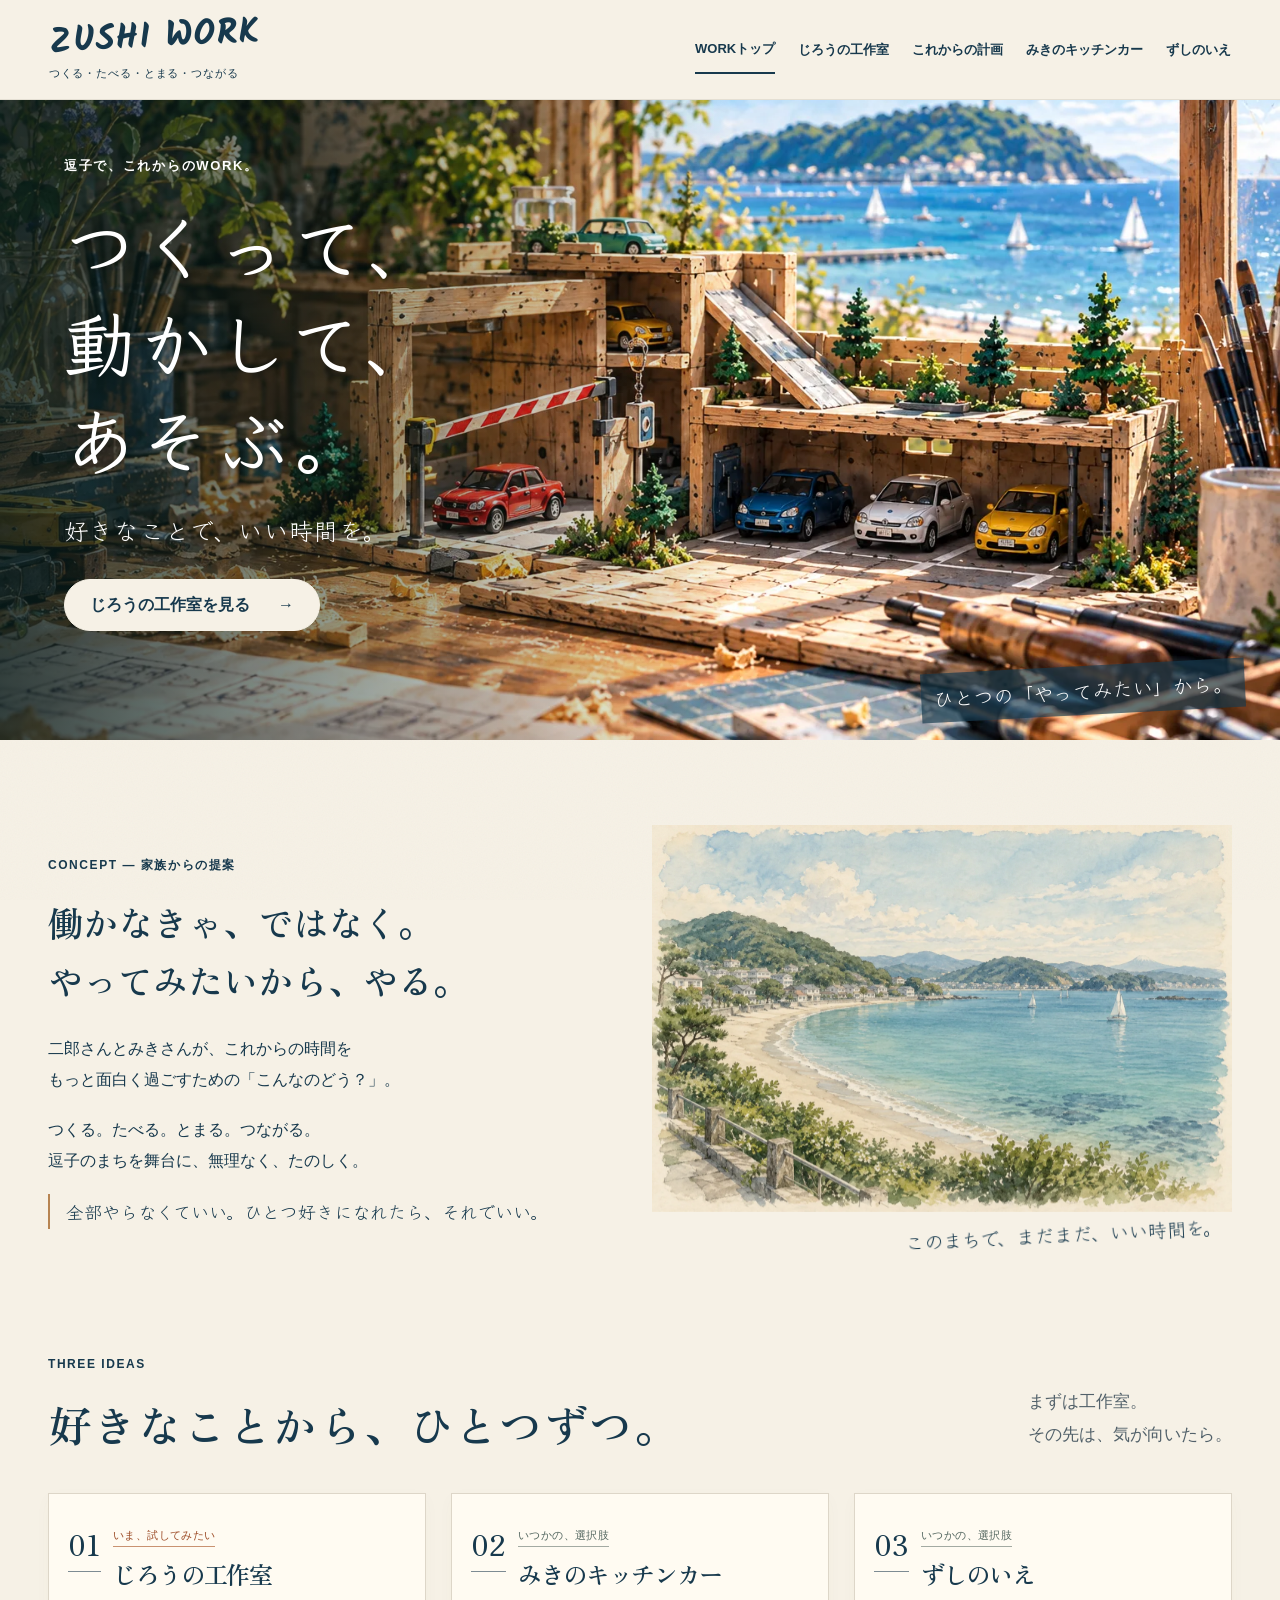
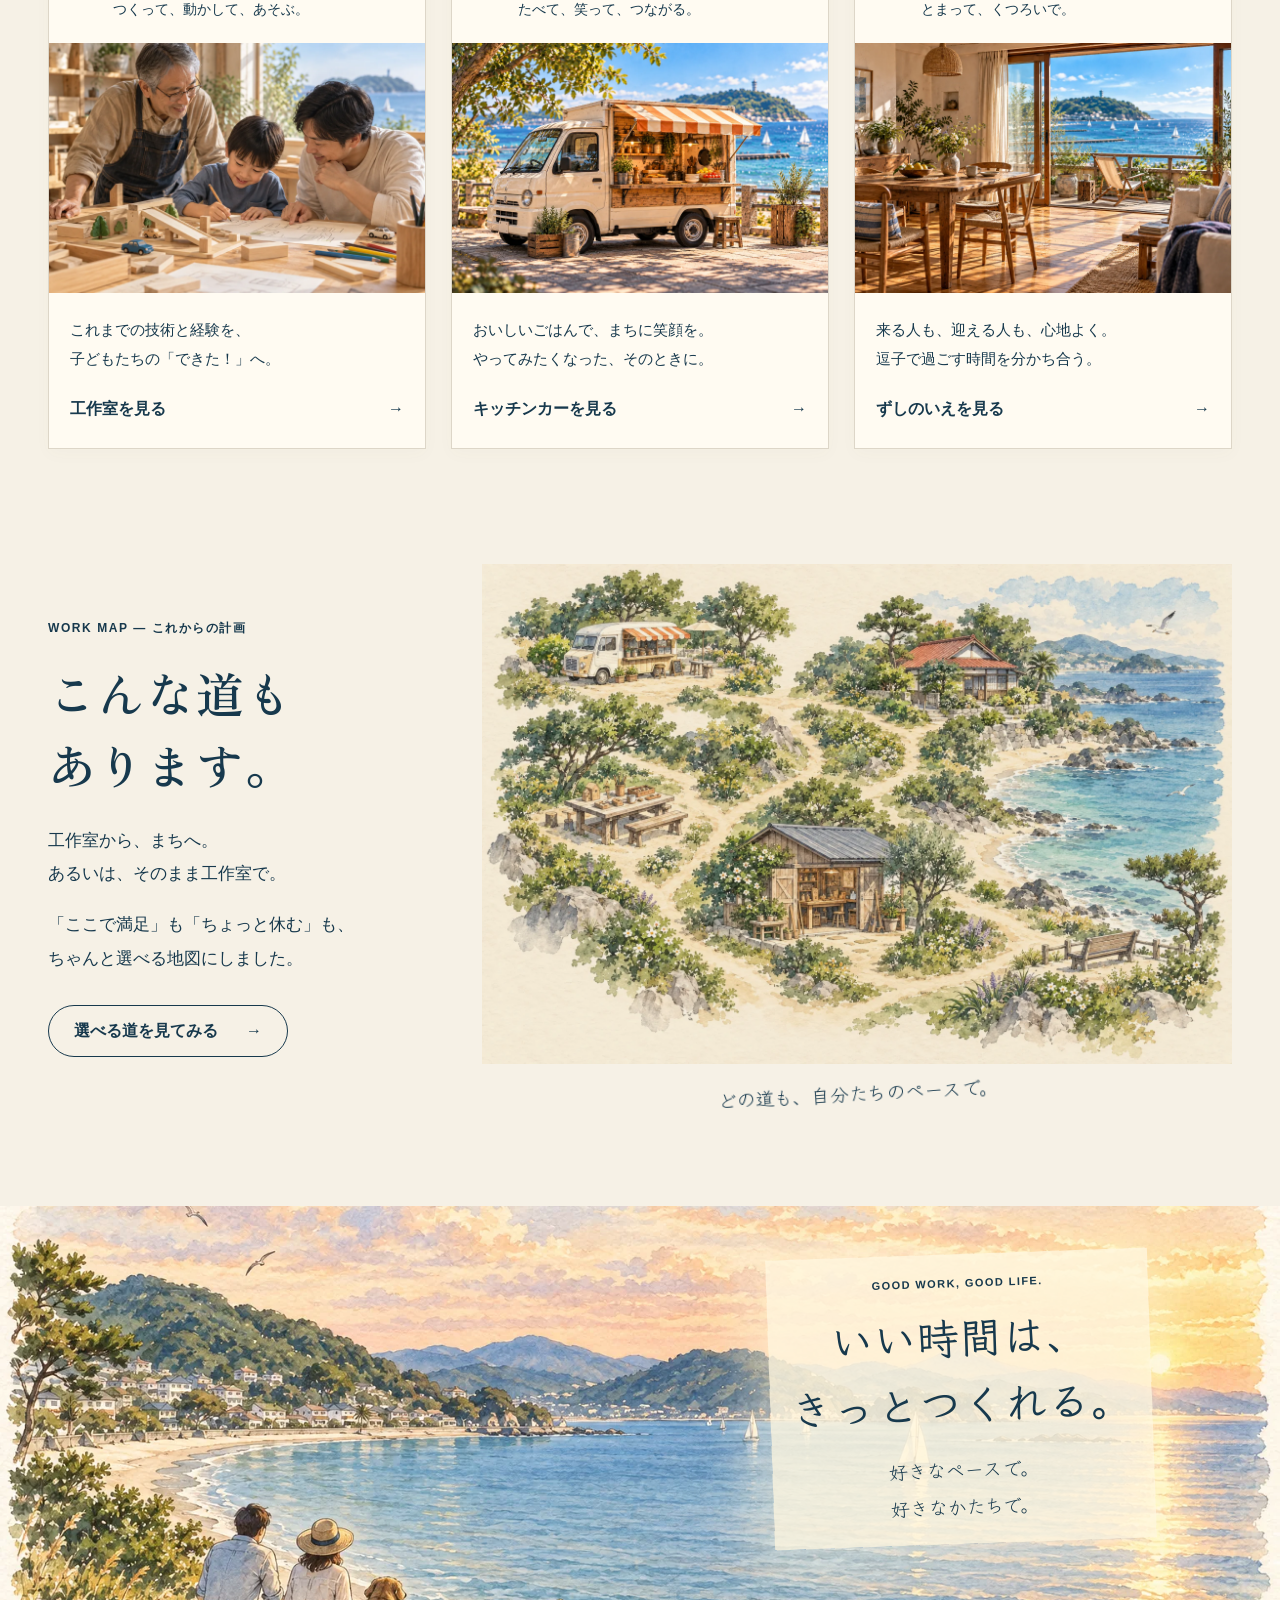
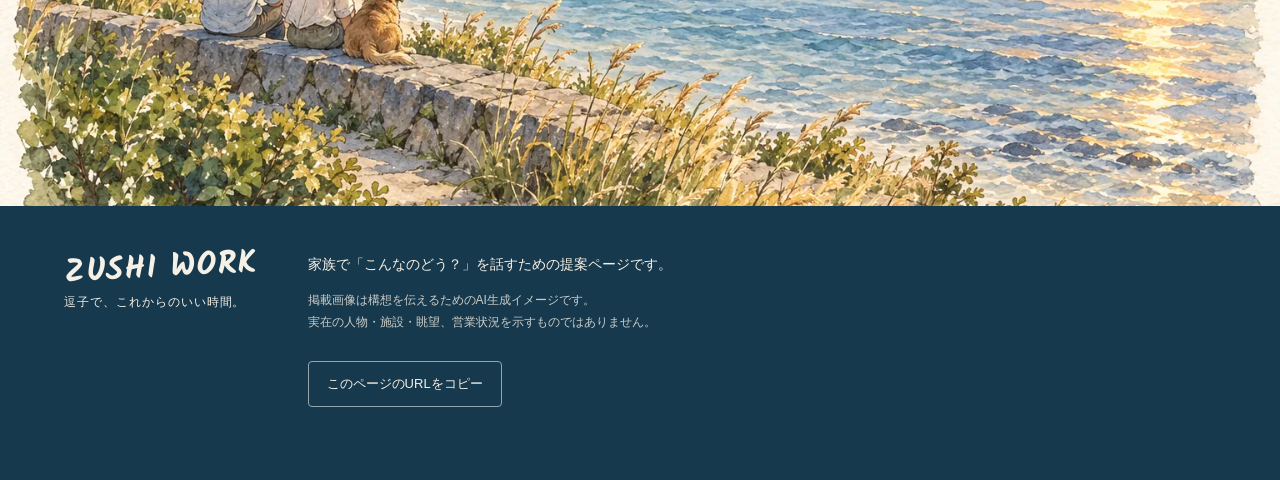
<file: work/index.html>
<!doctype html>
<html lang="ja"><head><meta charset="utf-8"><meta name="viewport" content="width=device-width,initial-scale=1"><title>これからの、いい時間。 | ZUSHI WORK</title><meta name="description" content="二郎さんとみきさんへ。じろうの工作室から、やってみたいWORKを考える、逗子の家族の提案ページ。"><meta name="theme-color" content="#f6f1e6"><meta name="robots" content="noindex,follow"><link rel="canonical" href="https://osakenpiro.github.io/zushinoie/work/"><meta property="og:type" content="website"><meta property="og:locale" content="ja_JP"><meta property="og:title" content="これからの、いい時間。 | ZUSHI WORK"><meta property="og:description" content="二郎さんとみきさんへ。じろうの工作室から、やってみたいWORKを考える、逗子の家族の提案ページ。"><meta property="og:url" content="https://osakenpiro.github.io/zushinoie/work/"><meta property="og:image" content="https://osakenpiro.github.io/zushinoie/work/assets/workshop-hero.webp"><link rel="icon" href="assets/favicon.svg" type="image/svg+xml"><link rel="preconnect" href="https://fonts.googleapis.com"><link rel="preconnect" href="https://fonts.gstatic.com" crossorigin><link href="https://fonts.googleapis.com/css2?family=Kalam:wght@700&family=Klee+One:wght@600&family=Zen+Old+Mincho:wght@500;600&display=swap" rel="stylesheet"><link rel="stylesheet" href="styles.css"><script src="site.js" defer></script></head><body><a class="skip" href="#main">本文へ進む</a><header class="site-header"><a class="brand" href="index.html" aria-label="ZUSHI WORK トップ"><span>ZUSHI WORK</span><small>つくる・たべる・とまる・つながる</small></a><nav class="desktop-nav" aria-label="メインナビゲーション"><a href="index.html" aria-current="page">WORKトップ</a><a href="jiro.html">じろうの工作室</a><a href="map.html">これからの計画</a><a href="miki.html">みきのキッチンカー</a><a href="house.html">ずしのいえ</a></nav><details class="mobile-menu"><summary>ページを選ぶ <span aria-hidden="true">＋</span></summary><nav aria-label="ページ一覧"><a href="index.html" aria-current="page">WORKトップ</a><a href="jiro.html">じろうの工作室</a><a href="map.html">これからの計画</a><a href="miki.html">みきのキッチンカー</a><a href="house.html">ずしのいえ</a></nav></details></header><main id="main">
<section class="hero"><div class="hero-art"><img class="" src="assets/workshop-hero.webp" width="1536" height="1024" alt="海の見える工作机に、木でつくったミニカーの駐車場が広がる" fetchpriority="high" decoding="async"></div><div class="hero-copy"><p class="eyebrow">逗子で、これからのWORK。</p><h1>つくって、<br>動かして、<br>あそぶ。</h1><p class="handwritten">好きなことで、いい時間を。</p><a class="button" href="jiro.html">じろうの工作室を見る<span aria-hidden="true">→</span></a></div><span class="hero-caption">ひとつの「やってみたい」から。</span></section>
<section class="section concept" aria-labelledby="concept-title"><div><p class="eyebrow">CONCEPT — 家族からの提案</p><h2 id="concept-title"><span>働かなきゃ、ではなく。</span><span>やってみたいから、やる。</span></h2><p>二郎さんとみきさんが、これからの時間を<br class="desktop-break">もっと面白く過ごすための「こんなのどう？」。</p><p>つくる。たべる。とまる。つながる。<br>逗子のまちを舞台に、無理なく、たのしく。</p><p class="note-line">全部やらなくていい。ひとつ好きになれたら、それでいい。</p></div><figure class="coast-art"><img class="" src="assets/zushi-coast.webp" width="1536" height="1024" alt="緑の丘、浜辺、青い海を描いた逗子の水彩風景" loading="lazy" decoding="async"><figcaption>このまちで、まだまだ、いい時間を。</figcaption></figure></section>
<section class="section projects" aria-labelledby="projects-title"><div class="section-heading"><div><p class="eyebrow">THREE IDEAS</p><h2 id="projects-title">好きなことから、<br class="mobile-break">ひとつずつ。</h2></div><p>まずは工作室。<br>その先は、気が向いたら。</p></div><div class="project-cards"><a class="project-card" href="jiro.html"><div class="card-heading"><span class="number">01</span><div><span class="tag now">いま、試してみたい</span><h3>じろうの工作室</h3><p>つくって、動かして、あそぶ。</p></div></div><img class="" src="assets/jiro-learning.webp" width="1536" height="1024" alt="親子と案内役が、一緒に小さなまちを考える工作体験のイメージ" loading="lazy" decoding="async"><div class="card-body"><p>これまでの技術と経験を、<br>子どもたちの「できた！」へ。</p><span class="text-link">工作室を見る <span aria-hidden="true">→</span></span></div></a><a class="project-card" href="miki.html"><div class="card-heading"><span class="number">02</span><div><span class="tag">いつかの、選択肢</span><h3>みきのキッチンカー</h3><p>たべて、笑って、つながる。</p></div></div><img class="" src="assets/miki-kitchen.webp" width="1536" height="1024" alt="海辺に停まるクリーム色のキッチンカーの構想イメージ" loading="lazy" decoding="async"><div class="card-body"><p>おいしいごはんで、まちに笑顔を。<br>やってみたくなった、そのときに。</p><span class="text-link">キッチンカーを見る <span aria-hidden="true">→</span></span></div></a><a class="project-card" href="house.html"><div class="card-heading"><span class="number">03</span><div><span class="tag">いつかの、選択肢</span><h3>ずしのいえ</h3><p>とまって、くつろいで。</p></div></div><img class="" src="assets/zushi-house.webp" width="1536" height="1024" alt="木のテーブルと海へ開く窓がある、宿の構想イメージ" loading="lazy" decoding="async"><div class="card-body"><p>来る人も、迎える人も、心地よく。<br>逗子で過ごす時間を分かち合う。</p><span class="text-link">ずしのいえを見る <span aria-hidden="true">→</span></span></div></a></div></section>
<section class="map-preview section" aria-labelledby="map-title"><div class="map-preview-copy"><p class="eyebrow">WORK MAP — これからの計画</p><h2 id="map-title">こんな道も<br>あります。</h2><p>工作室から、まちへ。<br>あるいは、そのまま工作室で。</p><p>「ここで満足」も「ちょっと休む」も、<br>ちゃんと選べる地図にしました。</p><a class="button secondary" href="map.html">選べる道を見てみる<span aria-hidden="true">→</span></a></div><a class="map-preview-art" href="map.html" aria-label="WORK MAPを開く"><img class="" src="assets/work-map.webp" width="1536" height="1024" alt="工作室からキッチンカー、家、海辺のベンチへ道が分かれる水彩地図" loading="lazy" decoding="async"><span class="map-stamp">どの道も、自分たちのペースで。</span></a></section></main><section class="closing" aria-labelledby="closing-title"><img class="" src="assets/seaside-evening.webp" width="1536" height="1024" alt="夕暮れの海を眺める二人と犬の水彩イラスト" loading="lazy" decoding="async"><div class="closing-copy"><p class="eyebrow">GOOD WORK, GOOD LIFE.</p><h2 id="closing-title">いい時間は、<br>きっとつくれる。</h2><p>好きなペースで。<br>好きなかたちで。</p></div></section><footer class="site-footer"><a class="brand" href="index.html"><span>ZUSHI WORK</span><small>逗子で、これからのいい時間。</small></a><div><p>家族で「こんなのどう？」を話すための提案ページです。</p><p class="fine">掲載画像は構想を伝えるためのAI生成イメージです。<br>実在の人物・施設・眺望、営業状況を示すものではありません。</p></div><div class="share-area"><button class="share-button" type="button">このページのURLをコピー</button><p class="share-status fine" role="status"></p><input class="share-fallback" aria-label="共有するURL" readonly hidden></div></footer></body></html>
</file>
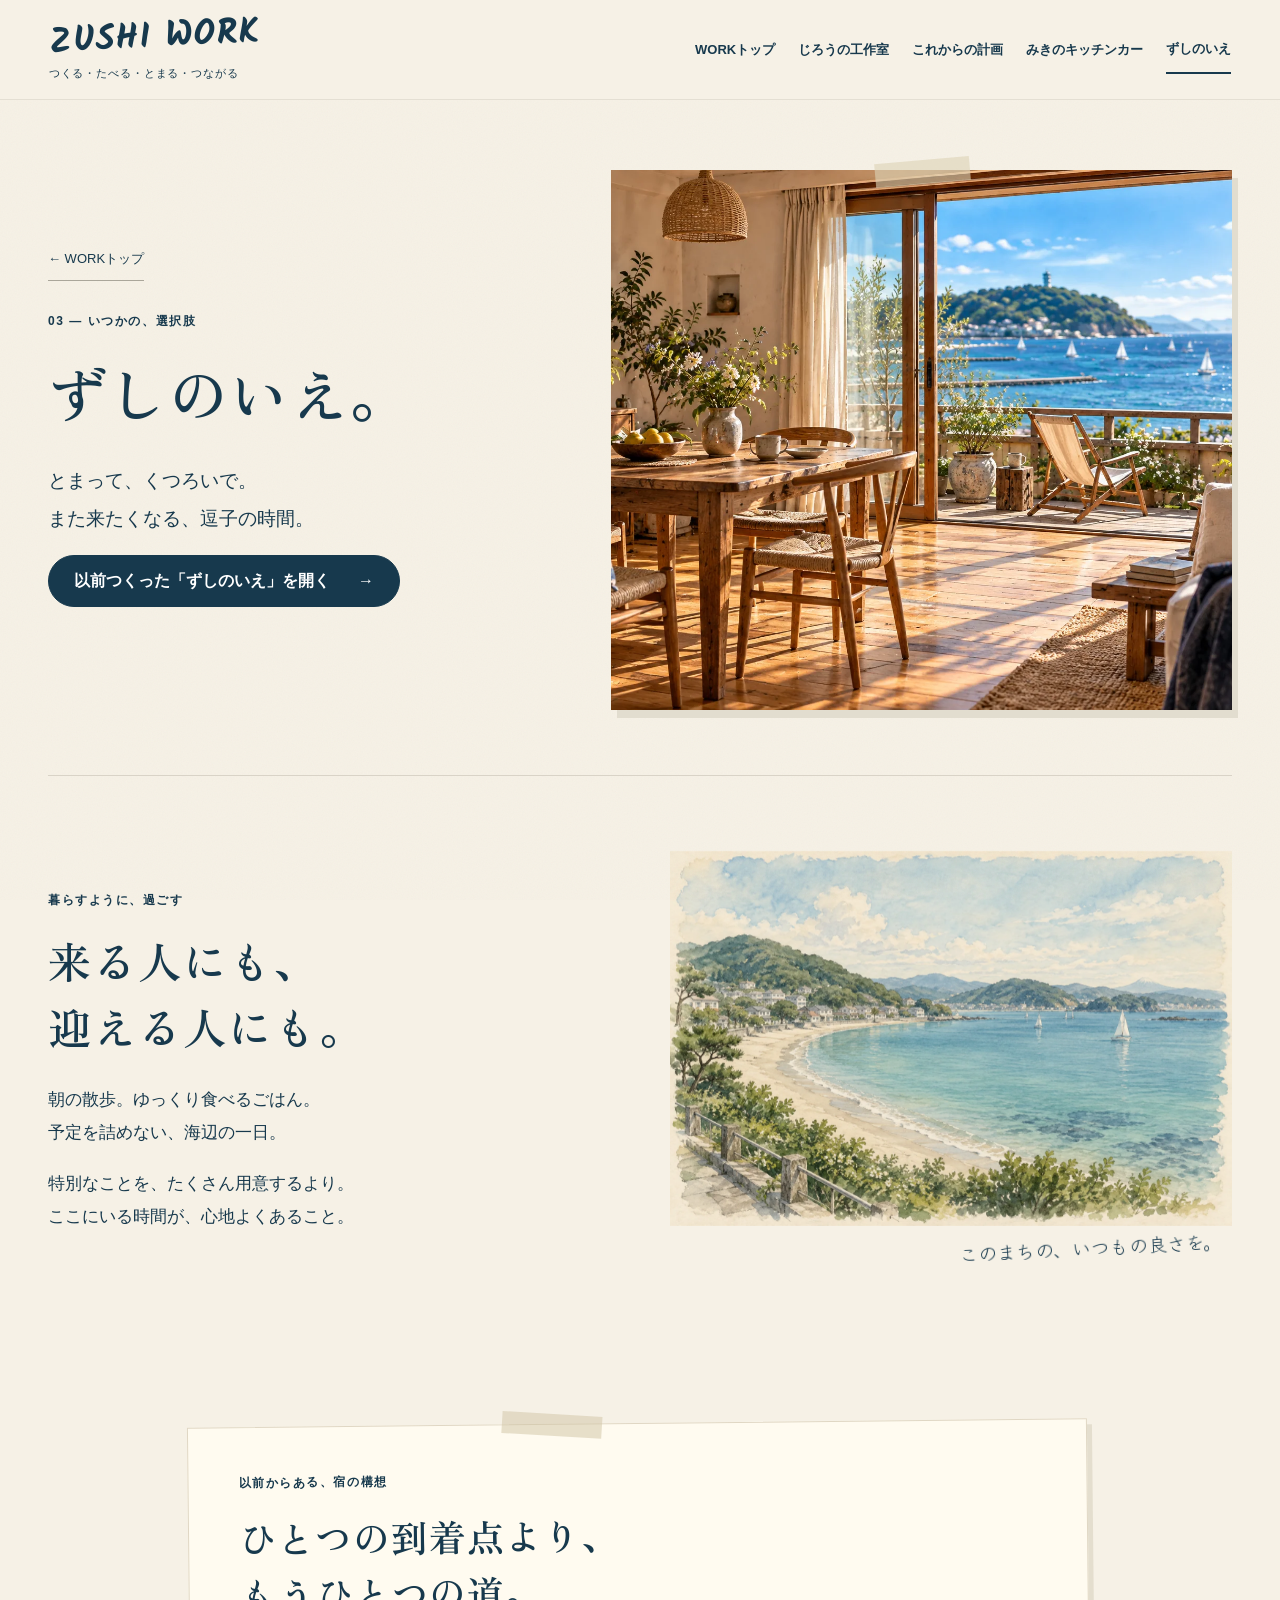
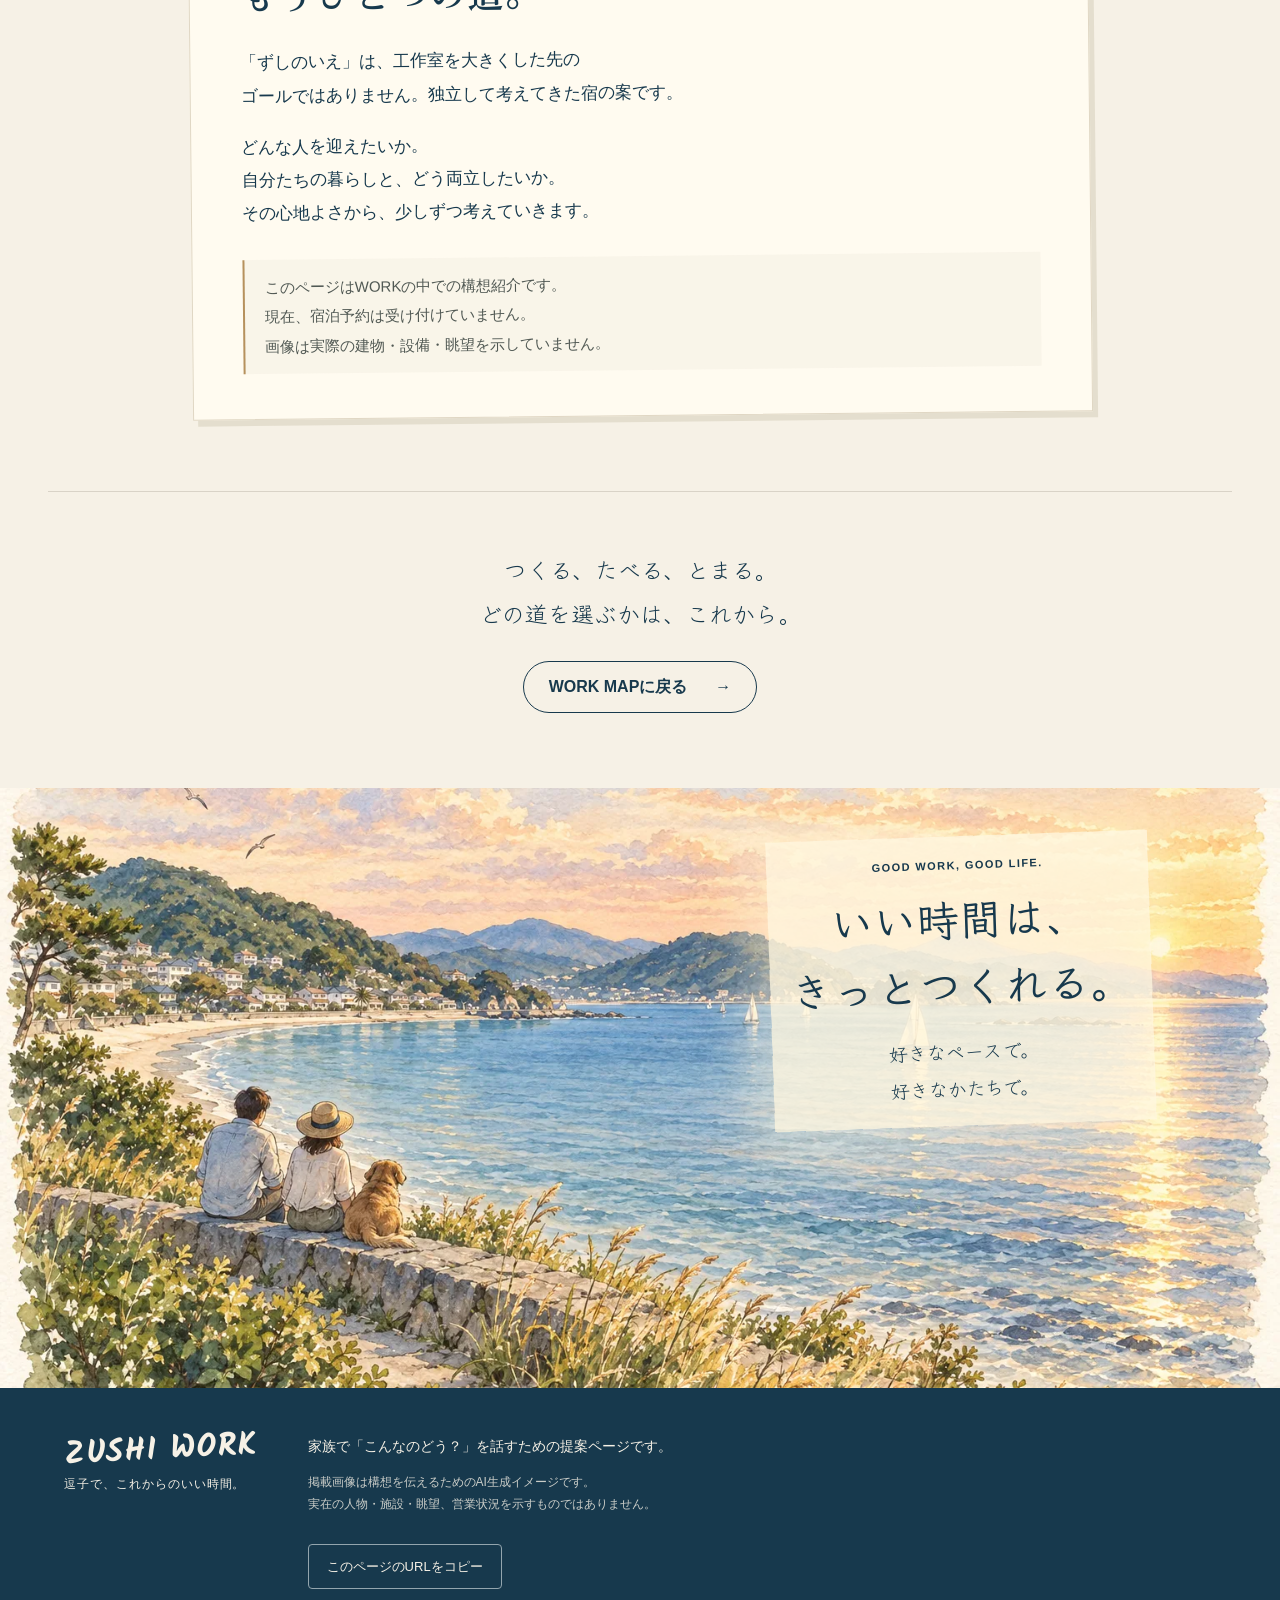
<file: work/house.html>
<!doctype html>
<html lang="ja"><head><meta charset="utf-8"><meta name="viewport" content="width=device-width,initial-scale=1"><title>ずしのいえ | ZUSHI WORK</title><meta name="description" content="とまって、くつろいで。逗子の時間を分かち合う宿の構想。WORKのなかの独立した選択肢として紹介します。"><meta name="theme-color" content="#f6f1e6"><meta name="robots" content="noindex,follow"><link rel="canonical" href="https://osakenpiro.github.io/zushinoie/work/house.html"><meta property="og:type" content="website"><meta property="og:locale" content="ja_JP"><meta property="og:title" content="ずしのいえ | ZUSHI WORK"><meta property="og:description" content="とまって、くつろいで。逗子の時間を分かち合う宿の構想。WORKのなかの独立した選択肢として紹介します。"><meta property="og:url" content="https://osakenpiro.github.io/zushinoie/work/house.html"><meta property="og:image" content="https://osakenpiro.github.io/zushinoie/work/assets/zushi-house.webp"><link rel="icon" href="assets/favicon.svg" type="image/svg+xml"><link rel="preconnect" href="https://fonts.googleapis.com"><link rel="preconnect" href="https://fonts.gstatic.com" crossorigin><link href="https://fonts.googleapis.com/css2?family=Kalam:wght@700&family=Klee+One:wght@600&family=Zen+Old+Mincho:wght@500;600&display=swap" rel="stylesheet"><link rel="stylesheet" href="styles.css"><script src="site.js" defer></script></head><body><a class="skip" href="#main">本文へ進む</a><header class="site-header"><a class="brand" href="index.html" aria-label="ZUSHI WORK トップ"><span>ZUSHI WORK</span><small>つくる・たべる・とまる・つながる</small></a><nav class="desktop-nav" aria-label="メインナビゲーション"><a href="index.html">WORKトップ</a><a href="jiro.html">じろうの工作室</a><a href="map.html">これからの計画</a><a href="miki.html">みきのキッチンカー</a><a href="house.html" aria-current="page">ずしのいえ</a></nav><details class="mobile-menu"><summary>ページを選ぶ <span aria-hidden="true">＋</span></summary><nav aria-label="ページ一覧"><a href="index.html">WORKトップ</a><a href="jiro.html">じろうの工作室</a><a href="map.html">これからの計画</a><a href="miki.html">みきのキッチンカー</a><a href="house.html" aria-current="page">ずしのいえ</a></nav></details></header><main id="main">
<section class="page-intro section"><div class="page-intro-copy"><a class="back-link" href="index.html">← WORKトップ</a><p class="eyebrow">03 — いつかの、選択肢</p><h1>ずしのいえ。</h1><p class="intro-text">とまって、くつろいで。<br>また来たくなる、逗子の時間。</p><p><a class="button" href="../">以前つくった「ずしのいえ」を開く<span aria-hidden="true">→</span></a></p></div><figure><img class="" src="assets/zushi-house.webp" width="1536" height="1024" alt="海へ窓を開いた木の部屋。将来の宿を描いた構想イメージ" fetchpriority="high" decoding="async"></figure></section>
<section class="section feature"><div><p class="eyebrow">暮らすように、過ごす</p><h2>来る人にも、<br>迎える人にも。</h2><p>朝の散歩。ゆっくり食べるごはん。<br>予定を詰めない、海辺の一日。</p><p>特別なことを、たくさん用意するより。<br>ここにいる時間が、心地よくあること。</p></div><figure class="coast-art"><img class="" src="assets/zushi-coast.webp" width="1536" height="1024" alt="静かな湾と小さなまちの水彩風景" loading="lazy" decoding="async"><figcaption>このまちの、いつもの良さを。</figcaption></figure></section>
<section class="section house-note"><div class="notebook"><p class="eyebrow">以前からある、宿の構想</p><h2>ひとつの到着点より、<br>もうひとつの道。</h2><p>「ずしのいえ」は、工作室を大きくした先の<br class="desktop-break">ゴールではありません。独立して考えてきた宿の案です。</p><p>どんな人を迎えたいか。<br>自分たちの暮らしと、どう両立したいか。<br>その心地よさから、少しずつ考えていきます。</p><p class="status-note">このページはWORKの中での構想紹介です。<br>現在、宿泊予約は受け付けていません。<br>画像は実際の建物・設備・眺望を示していません。</p></div></section>
<section class="section next-page"><p>つくる、たべる、とまる。<br>どの道を選ぶかは、これから。</p><a class="button secondary" href="map.html">WORK MAPに戻る<span aria-hidden="true">→</span></a></section></main><section class="closing" aria-labelledby="closing-title"><img class="" src="assets/seaside-evening.webp" width="1536" height="1024" alt="夕暮れの海を眺める二人と犬の水彩イラスト" loading="lazy" decoding="async"><div class="closing-copy"><p class="eyebrow">GOOD WORK, GOOD LIFE.</p><h2 id="closing-title">いい時間は、<br>きっとつくれる。</h2><p>好きなペースで。<br>好きなかたちで。</p></div></section><footer class="site-footer"><a class="brand" href="index.html"><span>ZUSHI WORK</span><small>逗子で、これからのいい時間。</small></a><div><p>家族で「こんなのどう？」を話すための提案ページです。</p><p class="fine">掲載画像は構想を伝えるためのAI生成イメージです。<br>実在の人物・施設・眺望、営業状況を示すものではありません。</p></div><div class="share-area"><button class="share-button" type="button">このページのURLをコピー</button><p class="share-status fine" role="status"></p><input class="share-fallback" aria-label="共有するURL" readonly hidden></div></footer></body></html>
</file>
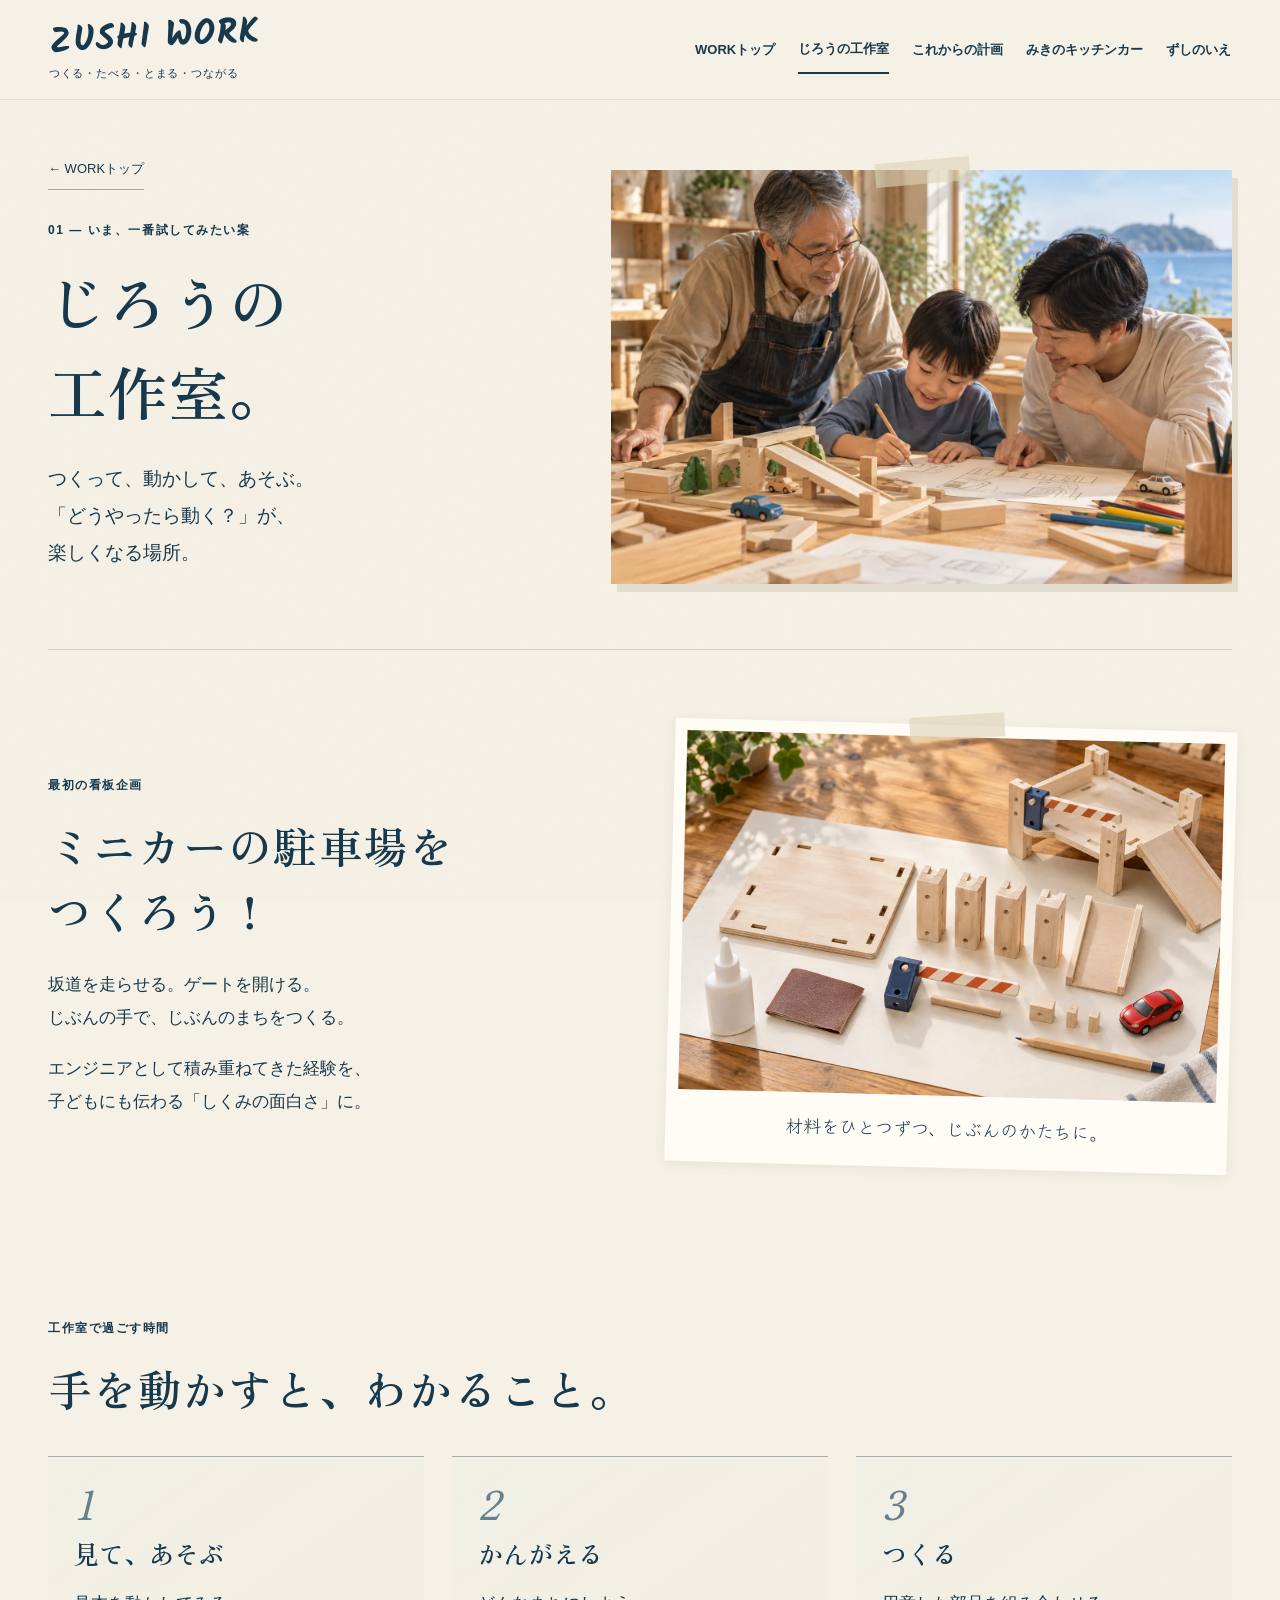
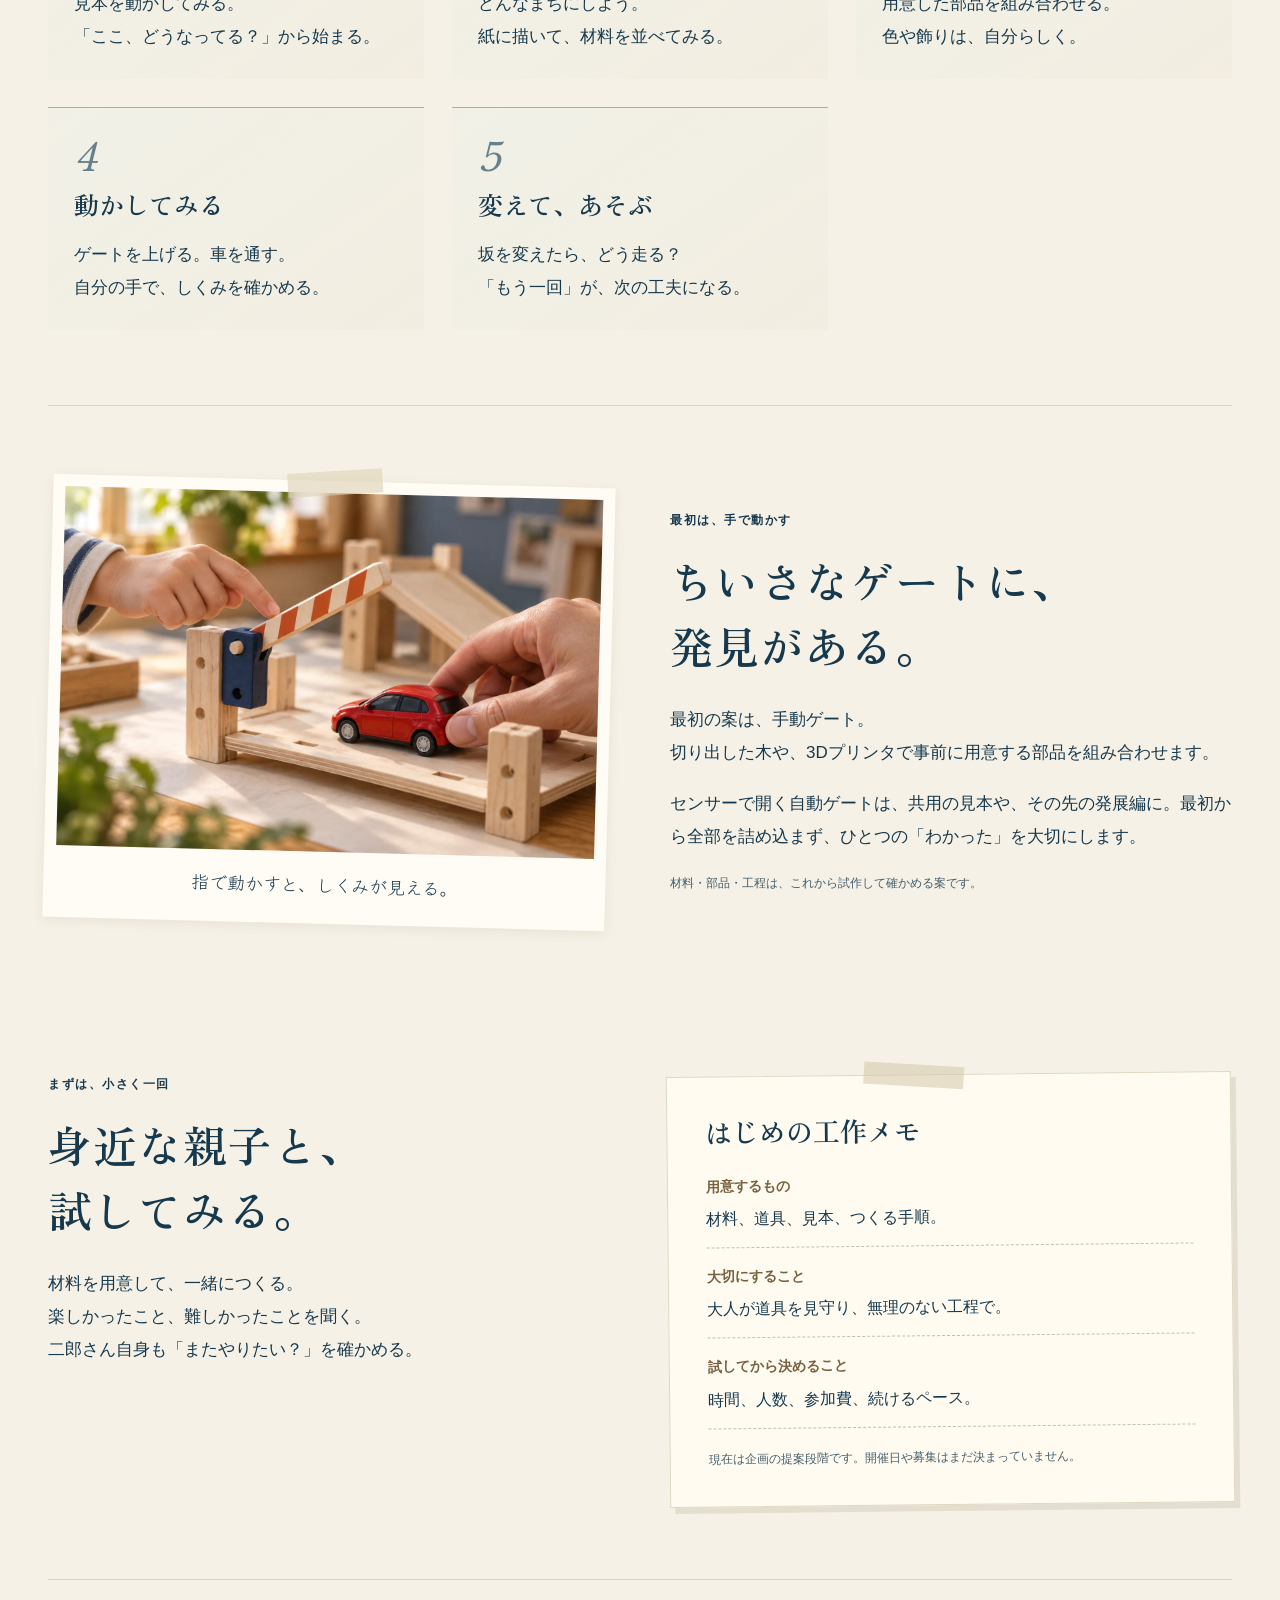
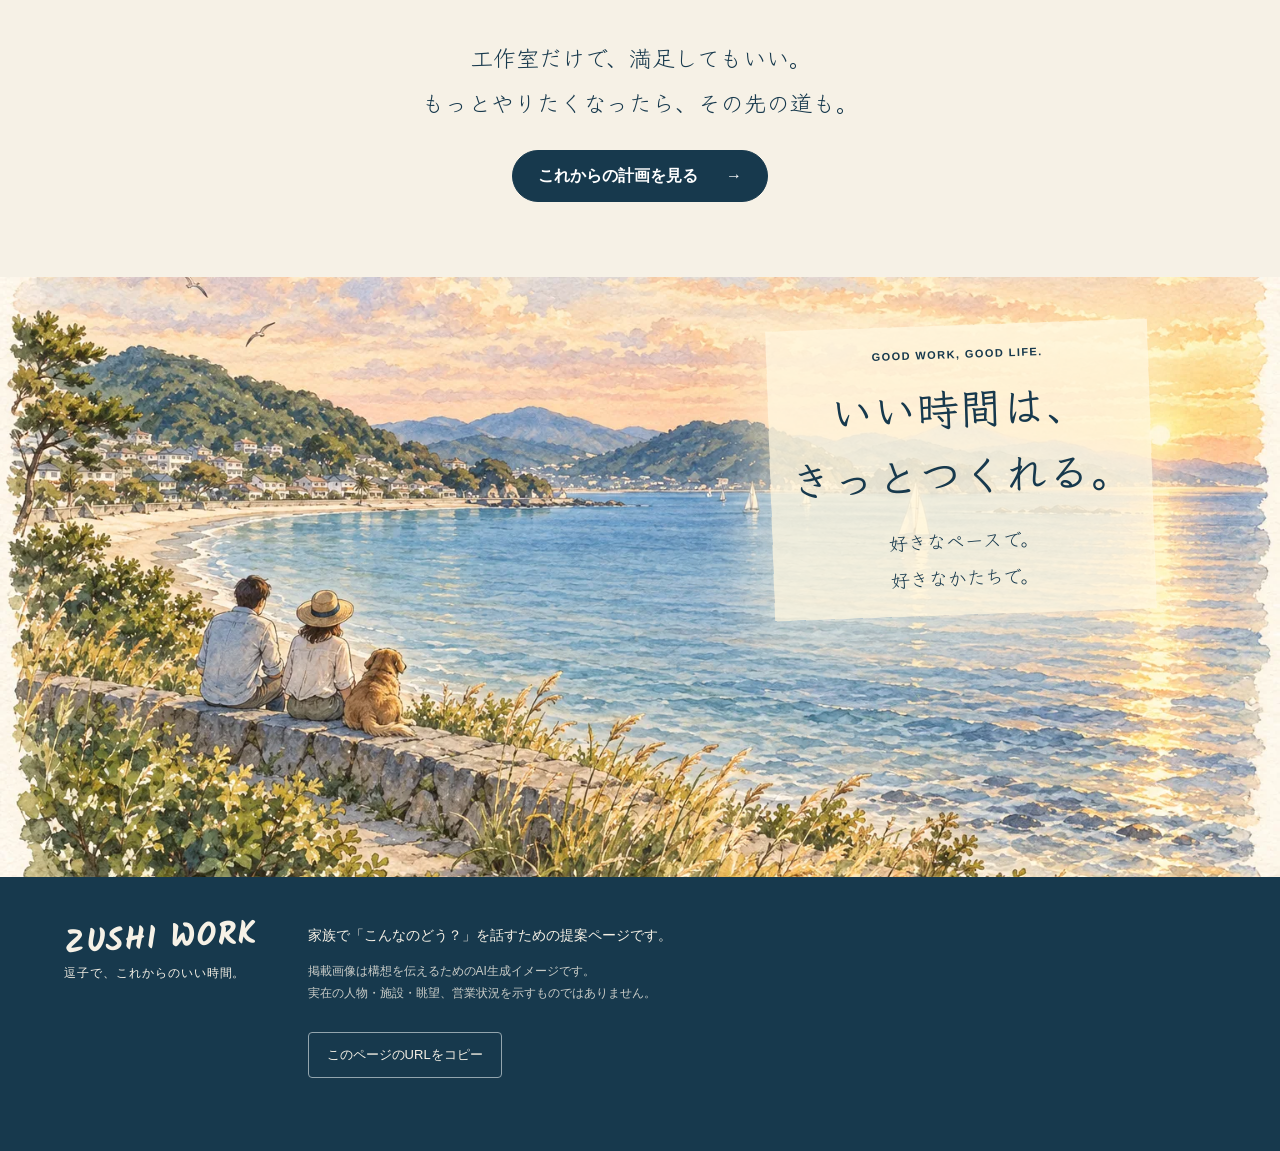
<file: work/jiro.html>
<!doctype html>
<html lang="ja"><head><meta charset="utf-8"><meta name="viewport" content="width=device-width,initial-scale=1"><title>じろうの工作室 | ZUSHI WORK</title><meta name="description" content="ミニカーの駐車場をつくろう。つくる、動かす、遊ぶ。二郎さんの経験を子どもたちの「できた！」につなぐ工作教室の提案。"><meta name="theme-color" content="#f6f1e6"><meta name="robots" content="noindex,follow"><link rel="canonical" href="https://osakenpiro.github.io/zushinoie/work/jiro.html"><meta property="og:type" content="website"><meta property="og:locale" content="ja_JP"><meta property="og:title" content="じろうの工作室 | ZUSHI WORK"><meta property="og:description" content="ミニカーの駐車場をつくろう。つくる、動かす、遊ぶ。二郎さんの経験を子どもたちの「できた！」につなぐ工作教室の提案。"><meta property="og:url" content="https://osakenpiro.github.io/zushinoie/work/jiro.html"><meta property="og:image" content="https://osakenpiro.github.io/zushinoie/work/assets/jiro-learning.webp"><link rel="icon" href="assets/favicon.svg" type="image/svg+xml"><link rel="preconnect" href="https://fonts.googleapis.com"><link rel="preconnect" href="https://fonts.gstatic.com" crossorigin><link href="https://fonts.googleapis.com/css2?family=Kalam:wght@700&family=Klee+One:wght@600&family=Zen+Old+Mincho:wght@500;600&display=swap" rel="stylesheet"><link rel="stylesheet" href="styles.css"><script src="site.js" defer></script></head><body><a class="skip" href="#main">本文へ進む</a><header class="site-header"><a class="brand" href="index.html" aria-label="ZUSHI WORK トップ"><span>ZUSHI WORK</span><small>つくる・たべる・とまる・つながる</small></a><nav class="desktop-nav" aria-label="メインナビゲーション"><a href="index.html">WORKトップ</a><a href="jiro.html" aria-current="page">じろうの工作室</a><a href="map.html">これからの計画</a><a href="miki.html">みきのキッチンカー</a><a href="house.html">ずしのいえ</a></nav><details class="mobile-menu"><summary>ページを選ぶ <span aria-hidden="true">＋</span></summary><nav aria-label="ページ一覧"><a href="index.html">WORKトップ</a><a href="jiro.html" aria-current="page">じろうの工作室</a><a href="map.html">これからの計画</a><a href="miki.html">みきのキッチンカー</a><a href="house.html">ずしのいえ</a></nav></details></header><main id="main">
<section class="page-intro section"><div class="page-intro-copy"><a class="back-link" href="index.html">← WORKトップ</a><p class="eyebrow">01 — いま、一番試してみたい案</p><h1>じろうの<br>工作室。</h1><p class="intro-text">つくって、動かして、あそぶ。<br>「どうやったら動く？」が、<br>楽しくなる場所。</p></div><figure><img class="" src="assets/jiro-learning.webp" width="1536" height="1024" alt="親子と案内役が、紙に描いた駐車場の案を一緒に考える構想イメージ" fetchpriority="high" decoding="async"></figure></section>
<section class="section feature"><div><p class="eyebrow">最初の看板企画</p><h2><span class="phrase">ミニカーの</span><span class="phrase">駐車場を</span><br>つくろう！</h2><p>坂道を走らせる。ゲートを開ける。<br>じぶんの手で、じぶんのまちをつくる。</p><p>エンジニアとして積み重ねてきた経験を、<br class="desktop-break">子どもにも伝わる「しくみの面白さ」に。</p></div><figure class="paper-photo"><img class="" src="assets/jiro-kit.webp" width="1536" height="1024" alt="事前に準備する木の板、支柱、坂道、手動ゲートの部品のイメージ" loading="lazy" decoding="async"><figcaption>材料をひとつずつ、じぶんのかたちに。</figcaption></figure></section>
<section class="section" aria-labelledby="steps-title"><p class="eyebrow">工作室で過ごす時間</p><h2 id="steps-title">手を動かすと、<br class="mobile-break">わかること。</h2><ol class="steps experience-steps"><li><span class="step-number">1</span><h3>見て、あそぶ</h3><p>見本を動かしてみる。<br>「ここ、どうなってる？」から始まる。</p></li><li><span class="step-number">2</span><h3>かんがえる</h3><p>どんなまちにしよう。<br>紙に描いて、材料を並べてみる。</p></li><li><span class="step-number">3</span><h3>つくる</h3><p>用意した部品を組み合わせる。<br>色や飾りは、自分らしく。</p></li><li><span class="step-number">4</span><h3>動かしてみる</h3><p>ゲートを上げる。車を通す。<br>自分の手で、しくみを確かめる。</p></li><li><span class="step-number">5</span><h3>変えて、あそぶ</h3><p>坂を変えたら、どう走る？<br>「もう一回」が、次の工夫になる。</p></li></ol></section>
<section class="section feature mechanism"><figure class="paper-photo"><img class="" src="assets/jiro-mechanism.webp" width="1536" height="1024" alt="子どもが手でゲートを上げ、大人がミニカーを通して仕組みを試すイメージ" loading="lazy" decoding="async"><figcaption>指で動かすと、しくみが見える。</figcaption></figure><div><p class="eyebrow">最初は、手で動かす</p><h2>ちいさなゲートに、<br>発見がある。</h2><p>最初の案は、手動ゲート。<br>切り出した木や、3Dプリンタで事前に用意する部品を組み合わせます。</p><p>センサーで開く自動ゲートは、共用の見本や、その先の発展編に。最初から全部を詰め込まず、ひとつの「わかった」を大切にします。</p><p class="fine">材料・部品・工程は、これから試作して確かめる案です。</p></div></section>
<section class="section trial"><div><p class="eyebrow">まずは、小さく一回</p><h2>身近な親子と、<br>試してみる。</h2><p>材料を用意して、一緒につくる。<br>楽しかったこと、難しかったことを聞く。<br>二郎さん自身も「またやりたい？」を確かめる。</p></div><div class="notebook"><h3>はじめの工作メモ</h3><dl><dt>用意するもの</dt><dd>材料、道具、見本、つくる手順。</dd><dt>大切にすること</dt><dd>大人が道具を見守り、無理のない工程で。</dd><dt>試してから決めること</dt><dd>時間、人数、参加費、続けるペース。</dd></dl><p class="fine">現在は企画の提案段階です。開催日や募集はまだ決まっていません。</p></div></section>
<section class="section next-page"><p>工作室だけで、満足してもいい。<br>もっとやりたくなったら、その先の道も。</p><a class="button" href="map.html">これからの計画を見る<span aria-hidden="true">→</span></a></section></main><section class="closing" aria-labelledby="closing-title"><img class="" src="assets/seaside-evening.webp" width="1536" height="1024" alt="夕暮れの海を眺める二人と犬の水彩イラスト" loading="lazy" decoding="async"><div class="closing-copy"><p class="eyebrow">GOOD WORK, GOOD LIFE.</p><h2 id="closing-title">いい時間は、<br>きっとつくれる。</h2><p>好きなペースで。<br>好きなかたちで。</p></div></section><footer class="site-footer"><a class="brand" href="index.html"><span>ZUSHI WORK</span><small>逗子で、これからのいい時間。</small></a><div><p>家族で「こんなのどう？」を話すための提案ページです。</p><p class="fine">掲載画像は構想を伝えるためのAI生成イメージです。<br>実在の人物・施設・眺望、営業状況を示すものではありません。</p></div><div class="share-area"><button class="share-button" type="button">このページのURLをコピー</button><p class="share-status fine" role="status"></p><input class="share-fallback" aria-label="共有するURL" readonly hidden></div></footer></body></html>
</file>
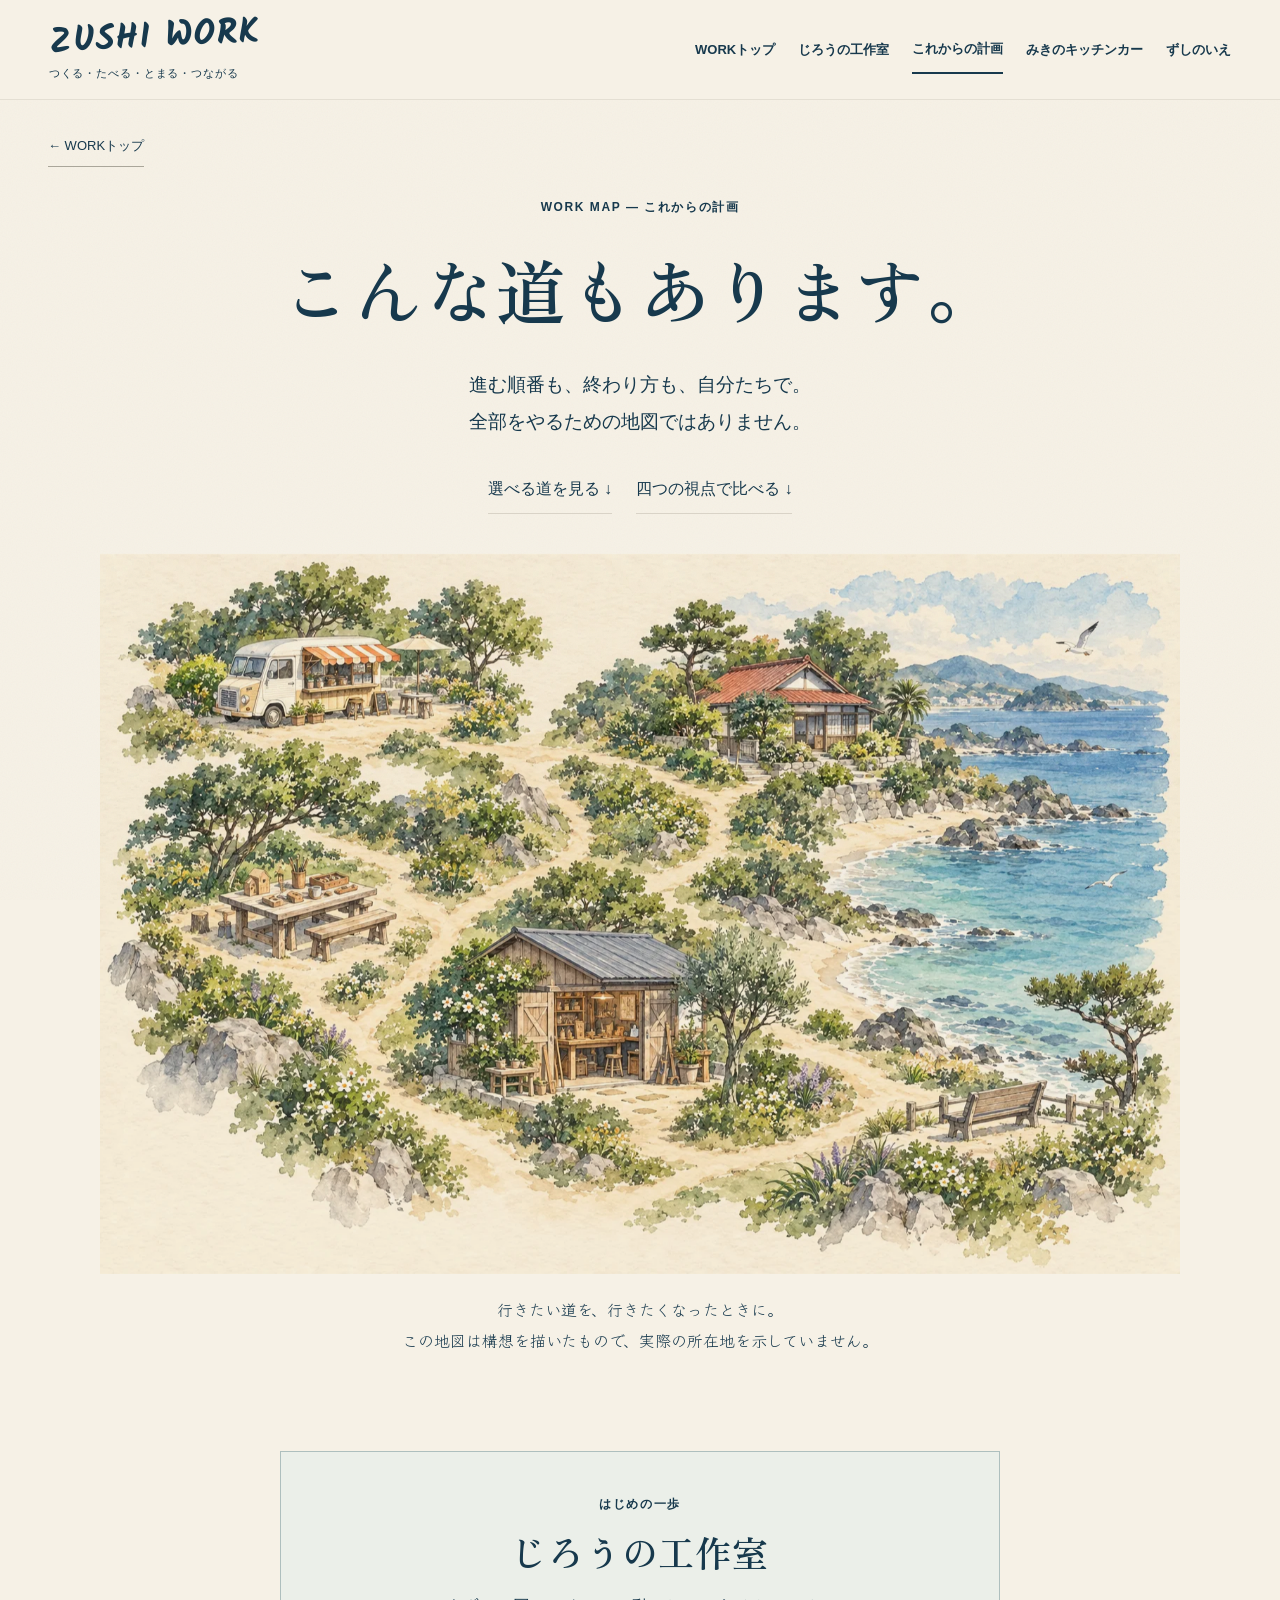
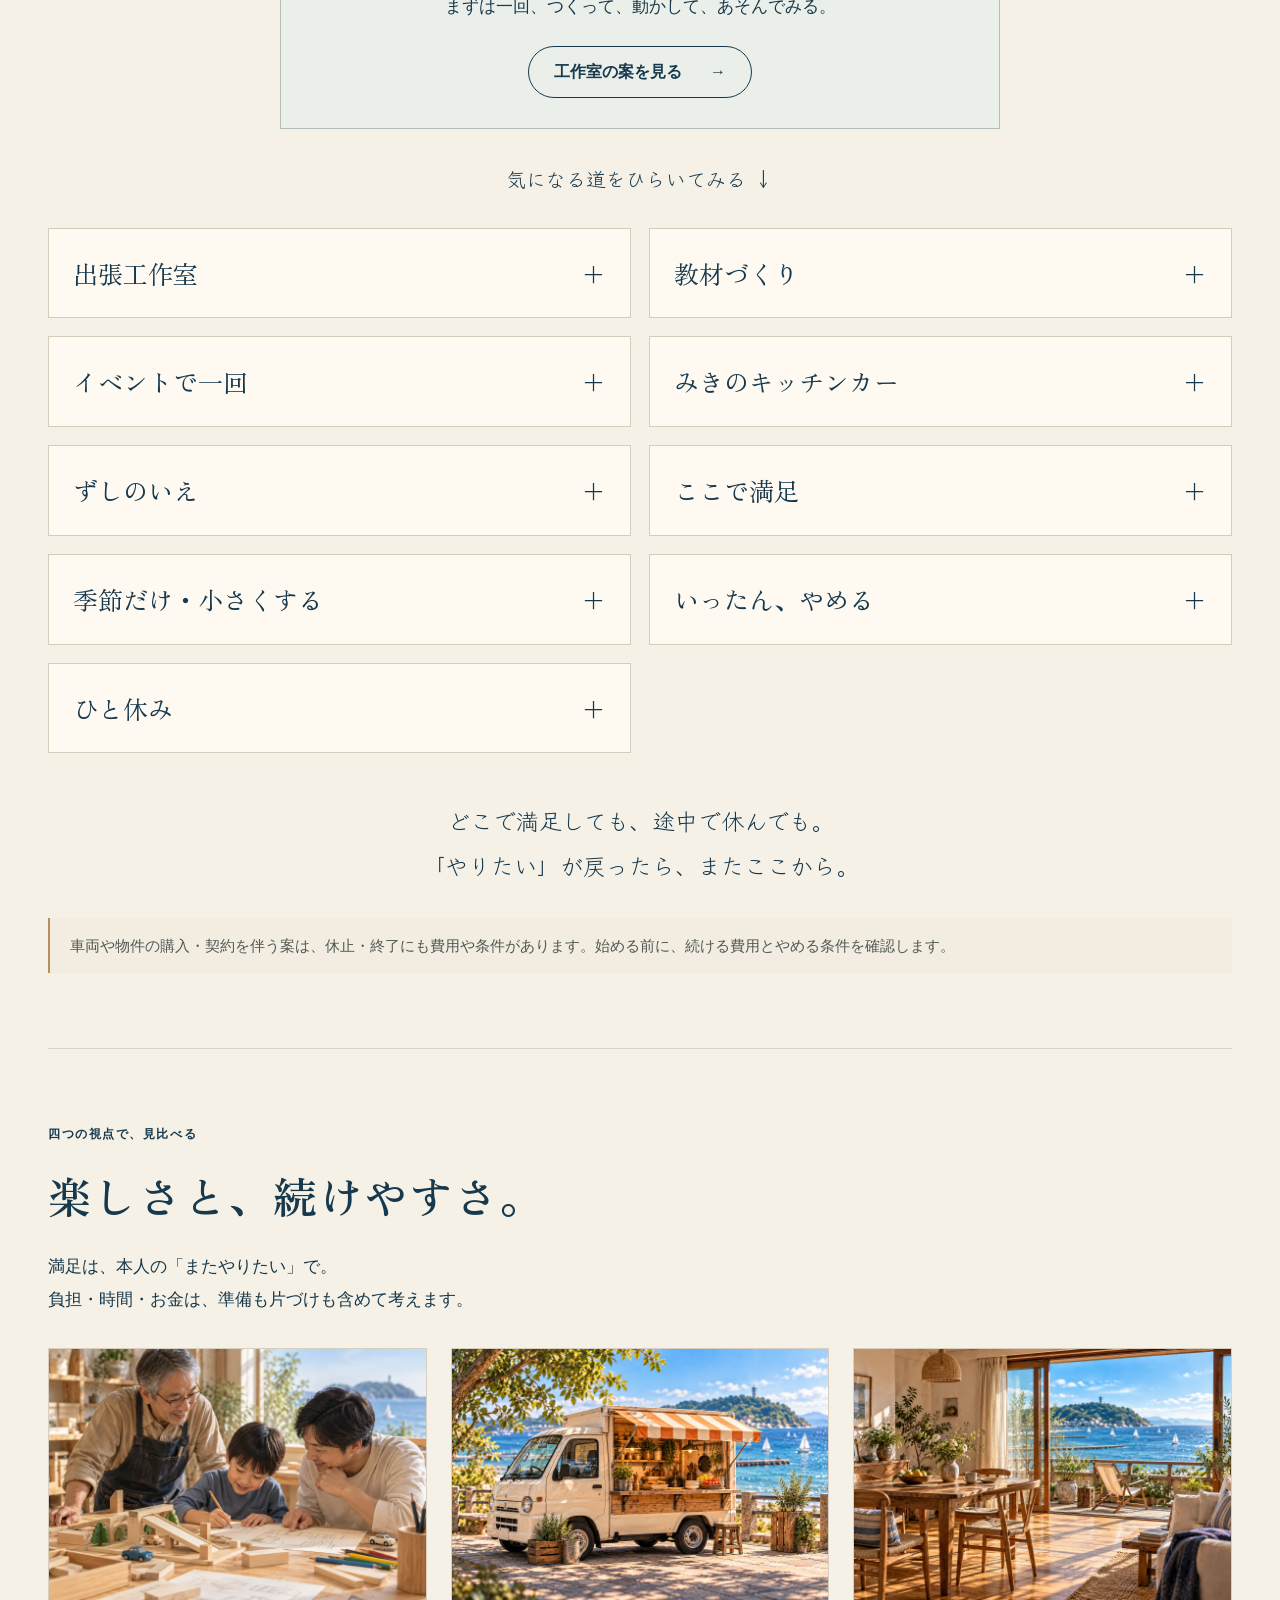
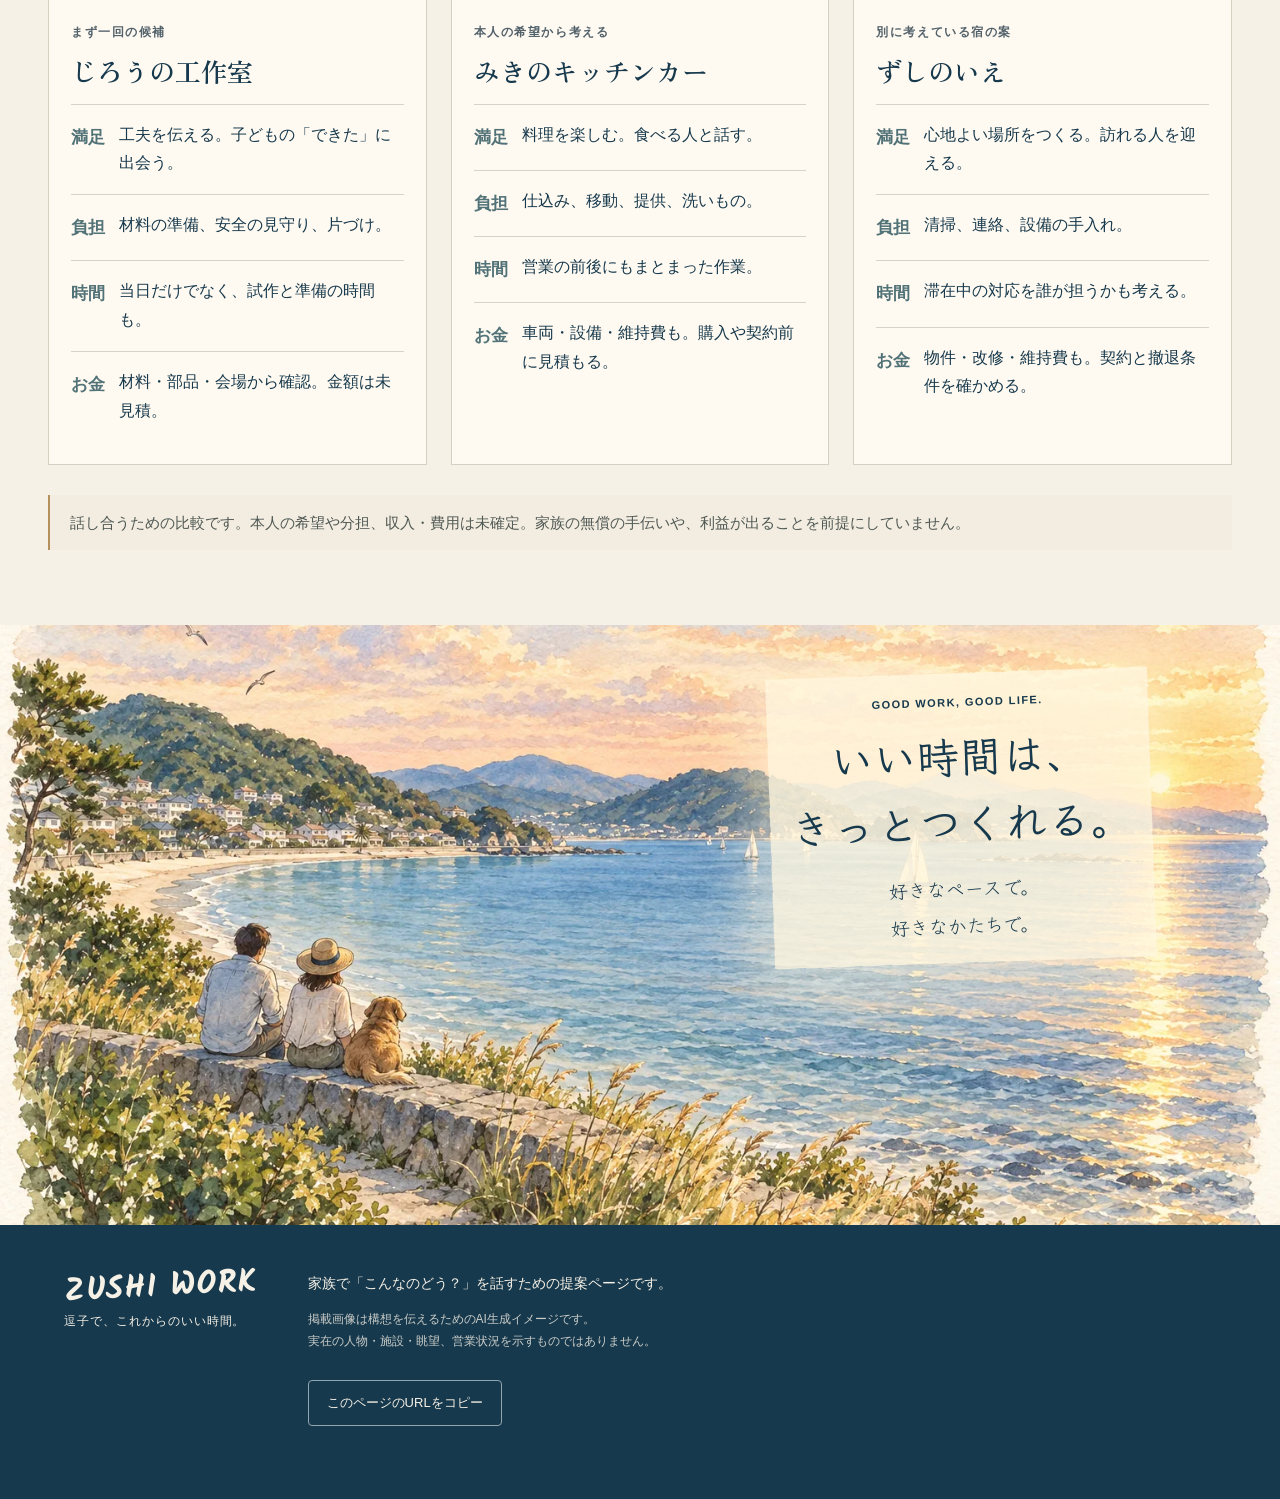
<file: work/map.html>
<!doctype html>
<html lang="ja"><head><meta charset="utf-8"><meta name="viewport" content="width=device-width,initial-scale=1"><title>WORK MAP・これからの計画 | ZUSHI WORK</title><meta name="description" content="工作室から広がる、選べる道。出張工作室、教材づくり、キッチンカー、ずしのいえ。ここで満足、休む、も同じくらい大切に。"><meta name="theme-color" content="#f6f1e6"><meta name="robots" content="noindex,follow"><link rel="canonical" href="https://osakenpiro.github.io/zushinoie/work/map.html"><meta property="og:type" content="website"><meta property="og:locale" content="ja_JP"><meta property="og:title" content="WORK MAP・これからの計画 | ZUSHI WORK"><meta property="og:description" content="工作室から広がる、選べる道。出張工作室、教材づくり、キッチンカー、ずしのいえ。ここで満足、休む、も同じくらい大切に。"><meta property="og:url" content="https://osakenpiro.github.io/zushinoie/work/map.html"><meta property="og:image" content="https://osakenpiro.github.io/zushinoie/work/assets/work-map.webp"><link rel="icon" href="assets/favicon.svg" type="image/svg+xml"><link rel="preconnect" href="https://fonts.googleapis.com"><link rel="preconnect" href="https://fonts.gstatic.com" crossorigin><link href="https://fonts.googleapis.com/css2?family=Kalam:wght@700&family=Klee+One:wght@600&family=Zen+Old+Mincho:wght@500;600&display=swap" rel="stylesheet"><link rel="stylesheet" href="styles.css"><script src="site.js" defer></script></head><body><a class="skip" href="#main">本文へ進む</a><header class="site-header"><a class="brand" href="index.html" aria-label="ZUSHI WORK トップ"><span>ZUSHI WORK</span><small>つくる・たべる・とまる・つながる</small></a><nav class="desktop-nav" aria-label="メインナビゲーション"><a href="index.html">WORKトップ</a><a href="jiro.html">じろうの工作室</a><a href="map.html" aria-current="page">これからの計画</a><a href="miki.html">みきのキッチンカー</a><a href="house.html">ずしのいえ</a></nav><details class="mobile-menu"><summary>ページを選ぶ <span aria-hidden="true">＋</span></summary><nav aria-label="ページ一覧"><a href="index.html">WORKトップ</a><a href="jiro.html">じろうの工作室</a><a href="map.html" aria-current="page">これからの計画</a><a href="miki.html">みきのキッチンカー</a><a href="house.html">ずしのいえ</a></nav></details></header><main id="main">
<section class="section map-page-heading"><a class="back-link" href="index.html">← WORKトップ</a><p class="eyebrow">WORK MAP — これからの計画</p><h1>こんな道も<br class="mobile-break">あります。</h1><p class="intro-text">進む順番も、終わり方も、自分たちで。<br>全部をやるための地図ではありません。</p><div class="map-jump"><a href="#routes-title">選べる道を見る ↓</a><a href="#comparison">四つの視点で比べる ↓</a></div></section>
<figure class="full-map section"><img class="" src="assets/work-map.webp" width="1536" height="1024" alt="工作室を中心に、食べる、泊まる、つくる、休むへ道が分かれる地図" fetchpriority="high" decoding="async"><figcaption>行きたい道を、行きたくなったときに。<br>この地図は構想を描いたもので、実際の所在地を示していません。</figcaption></figure>
<section class="section route-section" aria-labelledby="routes-title"><div class="map-start"><p class="eyebrow">はじめの一歩</p><h2 id="routes-title">じろうの工作室</h2><p>まずは一回、つくって、動かして、あそんでみる。</p><a class="button secondary" href="jiro.html">工作室の案を見る<span aria-hidden="true">→</span></a></div><p class="route-guide">気になる道をひらいてみる <span aria-hidden="true">↓</span></p><div class="route-options"><details class="route-note" id="visit" name="work-routes"><summary><span>出張工作室</span><span aria-hidden="true">＋</span></summary><div class="route-content"><h3>好きな場所へ、工作室ごと。</h3><p>地域の集まりやイベントへ、材料と見本を持っていく。いつもの工作を、別の場所でも楽しむ道です。</p><p class="route-step">まずは、身近な集まりで一回だけ。</p></div></details><details class="route-note" id="kits" name="work-routes"><summary><span>教材づくり</span><span aria-hidden="true">＋</span></summary><div class="route-content"><h3>つくる楽しさを、持ち帰れる。</h3><p>自分で組み立てられる材料と、わかりやすい手順をひと箱に。対面の教室とは違うペースで続けられるかもしれません。</p><p class="route-step">試した工作を、もう一度つくれる形に。</p></div></details><details class="route-note" id="events" name="work-routes"><summary><span>イベントで一回</span><span aria-hidden="true">＋</span></summary><div class="route-content"><h3>まちの一日に、参加してみる。</h3><p>季節の催しで短い工作体験を開く案。主催者と場所・条件を相談し、準備と片づけも含めて無理のない規模を考えます。</p><p class="route-step">出店や提携は未定。まずは話を聞くところから。</p></div></details><details class="route-note" id="miki" name="work-routes"><summary><span>みきのキッチンカー</span><span aria-hidden="true">＋</span></summary><div class="route-content"><h3>おいしい、でつながる。</h3><p>祭りや海辺、まちのイベントへ。料理を楽しむ気持ちが育ったら考える、独立した選択肢です。</p><p class="route-step">得意な一品から、想像してみる。</p><a class="button" href="miki.html">この案をくわしく<span aria-hidden="true">→</span></a></div></details><details class="route-note" id="house" name="work-routes"><summary><span>ずしのいえ</span><span aria-hidden="true">＋</span></summary><div class="route-content"><h3>逗子の時間を、おすそわけ。</h3><p>来る人と迎える人、どちらにも心地よい宿の構想。工作室の到達点ではなく、別の道として考えます。</p><p class="route-step">どんな滞在を届けたいか、話してみる。</p><a class="button" href="house.html">この案をくわしく<span aria-hidden="true">→</span></a></div></details><details class="route-note" id="enough" name="work-routes"><summary><span>ここで満足</span><span aria-hidden="true">＋</span></summary><div class="route-content"><h3>今の大きさが、ちょうどいい。</h3><p>工作室が楽しく続いているなら、そのままで。規模を大きくしなくても、いい時間ができたなら十分です。</p><p class="route-step">好きなペースを、そのまま大切に。</p></div></details><details class="route-note" id="seasonal" name="work-routes"><summary><span>季節だけ・小さくする</span><span aria-hidden="true">＋</span></summary><div class="route-content"><h3>毎月でなくても、続けられる。</h3><p>夏休みだけ、身近な親子だけ、年に一回だけ。回数も人数も減らして、自分たちに合う大きさを探す道です。</p><p class="route-step">開催日より先に、休む時間を取っておく。</p></div></details><details class="route-note" id="finish" name="work-routes"><summary><span>いったん、やめる</span><span aria-hidden="true">＋</span></summary><div class="route-content"><h3>やってみた時間は、残る。</h3><p>またやりたいかを確かめた結果、終えることも選べます。道具や材料をどう残すか、予定や契約をどう整理するかも一緒に考えます。</p><p class="route-step">購入・契約を伴う案は、やめる費用や条件も先に確認。</p></div></details><details class="route-note" id="rest" name="work-routes"><summary><span>ひと休み</span><span aria-hidden="true">＋</span></summary><div class="route-content"><h3>また、やりたくなったら。</h3><p>忙しいときも、気分が乗らないときも。いったん休んでいい。戻る日を、先に決めなくても大丈夫です。</p><p class="route-step">予定を入れず、海を見にいく日を。</p></div></details></div><p class="map-bottom-note">どこで満足しても、途中で休んでも。<br>「やりたい」が戻ったら、またここから。</p><p class="status-note">車両や物件の購入・契約を伴う案は、休止・終了にも費用や条件があります。始める前に、続ける費用とやめる条件を確認します。</p></section>
<section class="section comparison" id="comparison" aria-labelledby="comparison-title"><p class="eyebrow">四つの視点で、見比べる</p><h2 id="comparison-title">楽しさと、<br class="mobile-break">続けやすさ。</h2><p class="comparison-intro">満足は、本人の「またやりたい」で。<br>負担・時間・お金は、準備も片づけも含めて考えます。</p><div class="comparison-grid"><article class="comparison-card"><a href="jiro.html"><img class="" src="assets/jiro-learning.webp" width="1536" height="1024" alt="親子で考える工作体験のイメージ" loading="lazy" decoding="async"><div class="comparison-heading"><p class="eyebrow">まず一回の候補</p><h3>じろうの工作室</h3></div></a><dl><div><dt>満足</dt><dd>工夫を伝える。子どもの「できた」に出会う。</dd></div><div><dt>負担</dt><dd>材料の準備、安全の見守り、片づけ。</dd></div><div><dt>時間</dt><dd>当日だけでなく、試作と準備の時間も。</dd></div><div><dt>お金</dt><dd>材料・部品・会場から確認。金額は未見積。</dd></div></dl></article><article class="comparison-card"><a href="miki.html"><img class="" src="assets/miki-kitchen.webp" width="1536" height="1024" alt="将来のキッチンカーを描いたイメージ" loading="lazy" decoding="async"><div class="comparison-heading"><p class="eyebrow">本人の希望から考える</p><h3><span class=phrase>みきの</span><span class=phrase>キッチンカー</span></h3></div></a><dl><div><dt>満足</dt><dd>料理を楽しむ。食べる人と話す。</dd></div><div><dt>負担</dt><dd>仕込み、移動、提供、洗いもの。</dd></div><div><dt>時間</dt><dd>営業の前後にもまとまった作業。</dd></div><div><dt>お金</dt><dd>車両・設備・維持費も。購入や契約前に見積もる。</dd></div></dl></article><article class="comparison-card"><a href="house.html"><img class="" src="assets/zushi-house.webp" width="1536" height="1024" alt="独立した宿の構想イメージ" loading="lazy" decoding="async"><div class="comparison-heading"><p class="eyebrow">別に考えている宿の案</p><h3>ずしのいえ</h3></div></a><dl><div><dt>満足</dt><dd>心地よい場所をつくる。訪れる人を迎える。</dd></div><div><dt>負担</dt><dd>清掃、連絡、設備の手入れ。</dd></div><div><dt>時間</dt><dd>滞在中の対応を誰が担うかも考える。</dd></div><div><dt>お金</dt><dd>物件・改修・維持費も。契約と撤退条件を確かめる。</dd></div></dl></article></div><p class="status-note">話し合うための比較です。本人の希望や分担、収入・費用は未確定。家族の無償の手伝いや、利益が出ることを前提にしていません。</p></section></main><section class="closing" aria-labelledby="closing-title"><img class="" src="assets/seaside-evening.webp" width="1536" height="1024" alt="夕暮れの海を眺める二人と犬の水彩イラスト" loading="lazy" decoding="async"><div class="closing-copy"><p class="eyebrow">GOOD WORK, GOOD LIFE.</p><h2 id="closing-title">いい時間は、<br>きっとつくれる。</h2><p>好きなペースで。<br>好きなかたちで。</p></div></section><footer class="site-footer"><a class="brand" href="index.html"><span>ZUSHI WORK</span><small>逗子で、これからのいい時間。</small></a><div><p>家族で「こんなのどう？」を話すための提案ページです。</p><p class="fine">掲載画像は構想を伝えるためのAI生成イメージです。<br>実在の人物・施設・眺望、営業状況を示すものではありません。</p></div><div class="share-area"><button class="share-button" type="button">このページのURLをコピー</button><p class="share-status fine" role="status"></p><input class="share-fallback" aria-label="共有するURL" readonly hidden></div></footer></body></html>
</file>
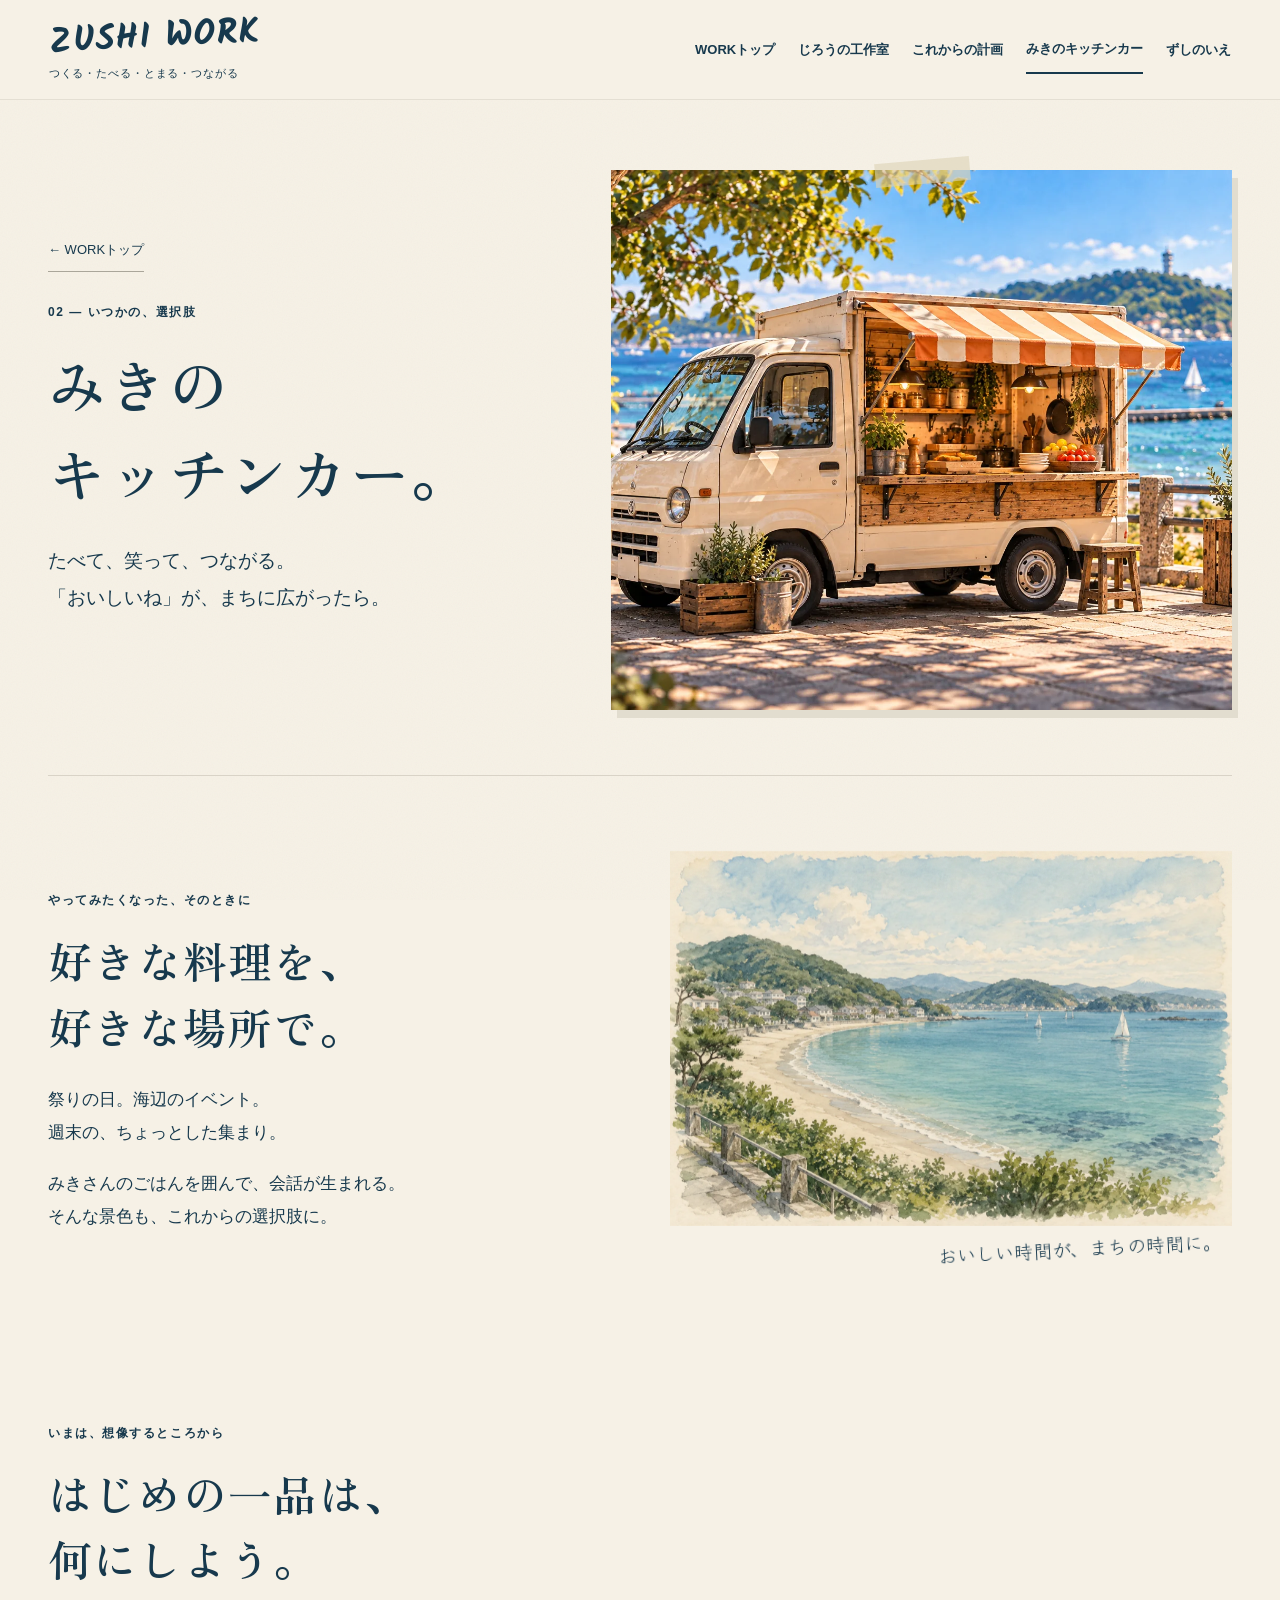
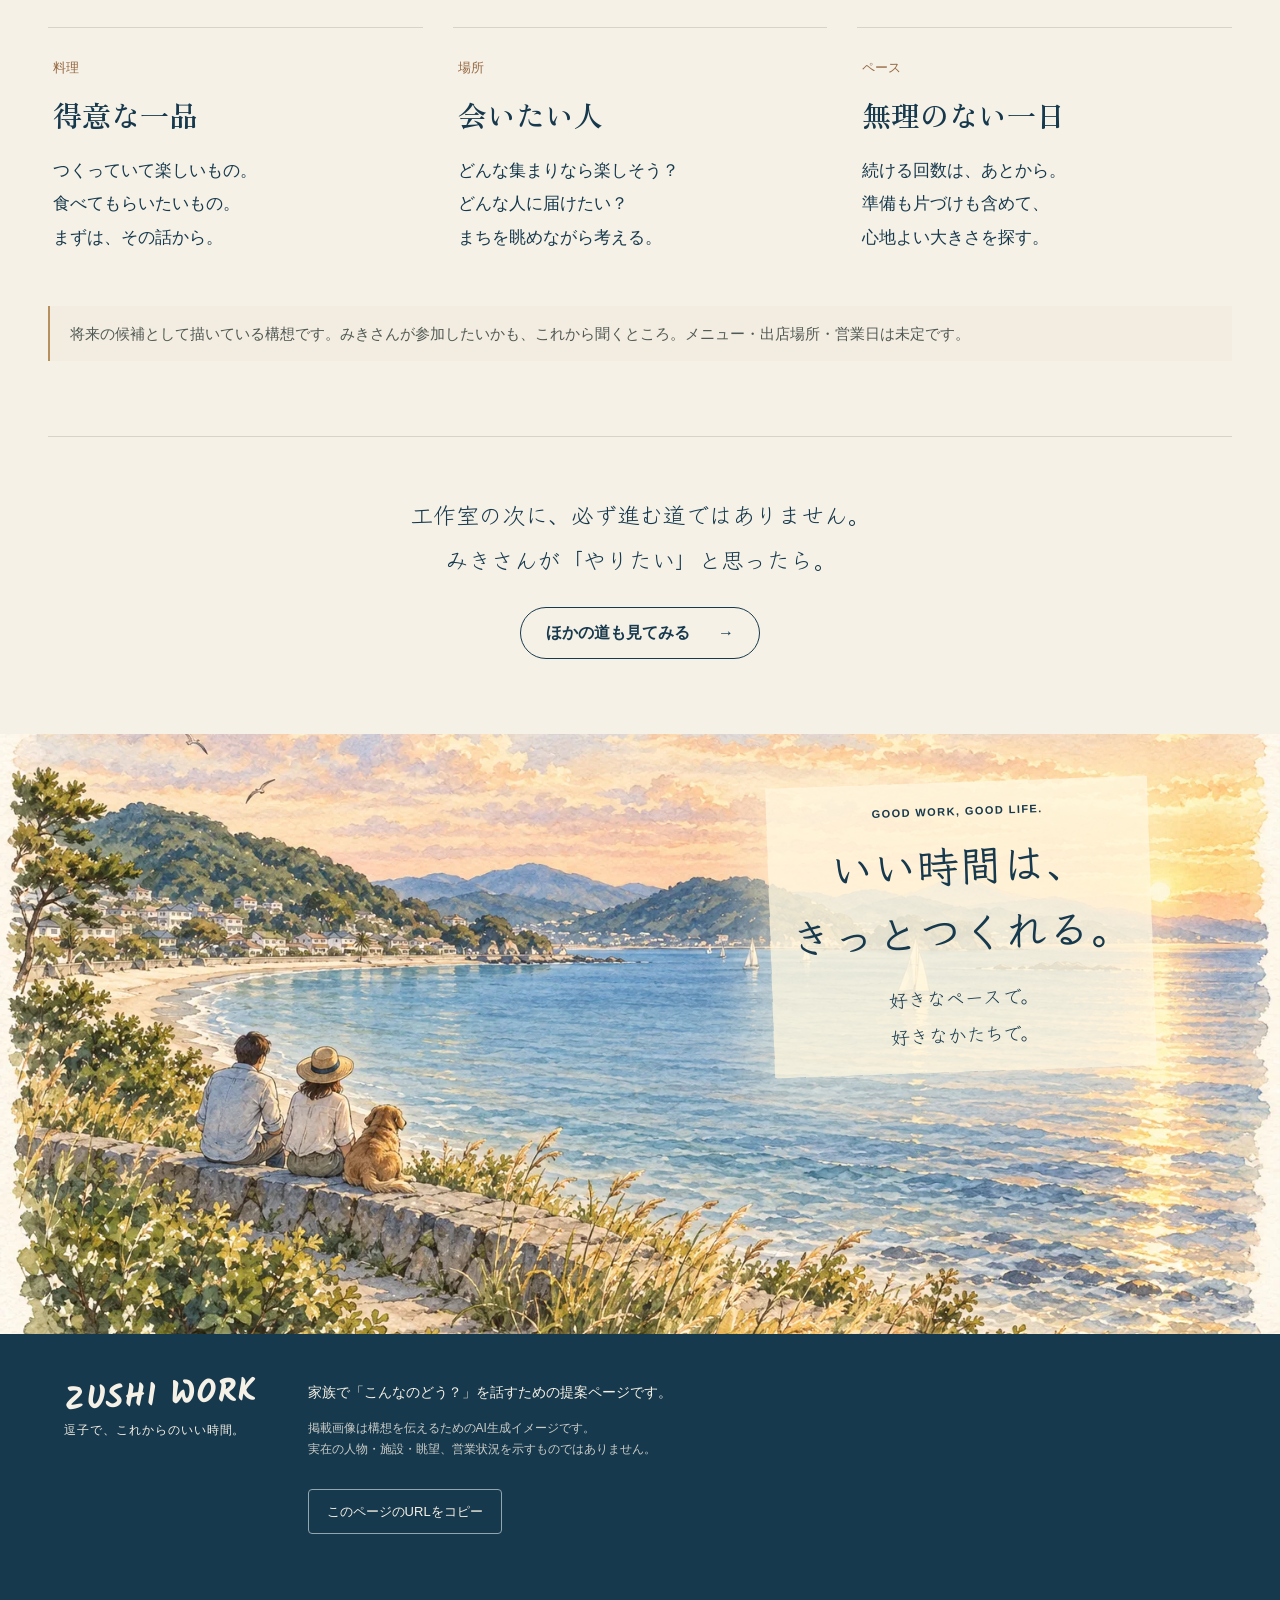
<file: work/miki.html>
<!doctype html>
<html lang="ja"><head><meta charset="utf-8"><meta name="viewport" content="width=device-width,initial-scale=1"><title>みきのキッチンカー | ZUSHI WORK</title><meta name="description" content="たべて、笑って、つながる。海辺やまちのイベントで料理を届ける、みきさんの未来の選択肢。"><meta name="theme-color" content="#f6f1e6"><meta name="robots" content="noindex,follow"><link rel="canonical" href="https://osakenpiro.github.io/zushinoie/work/miki.html"><meta property="og:type" content="website"><meta property="og:locale" content="ja_JP"><meta property="og:title" content="みきのキッチンカー | ZUSHI WORK"><meta property="og:description" content="たべて、笑って、つながる。海辺やまちのイベントで料理を届ける、みきさんの未来の選択肢。"><meta property="og:url" content="https://osakenpiro.github.io/zushinoie/work/miki.html"><meta property="og:image" content="https://osakenpiro.github.io/zushinoie/work/assets/miki-kitchen.webp"><link rel="icon" href="assets/favicon.svg" type="image/svg+xml"><link rel="preconnect" href="https://fonts.googleapis.com"><link rel="preconnect" href="https://fonts.gstatic.com" crossorigin><link href="https://fonts.googleapis.com/css2?family=Kalam:wght@700&family=Klee+One:wght@600&family=Zen+Old+Mincho:wght@500;600&display=swap" rel="stylesheet"><link rel="stylesheet" href="styles.css"><script src="site.js" defer></script></head><body><a class="skip" href="#main">本文へ進む</a><header class="site-header"><a class="brand" href="index.html" aria-label="ZUSHI WORK トップ"><span>ZUSHI WORK</span><small>つくる・たべる・とまる・つながる</small></a><nav class="desktop-nav" aria-label="メインナビゲーション"><a href="index.html">WORKトップ</a><a href="jiro.html">じろうの工作室</a><a href="map.html">これからの計画</a><a href="miki.html" aria-current="page">みきのキッチンカー</a><a href="house.html">ずしのいえ</a></nav><details class="mobile-menu"><summary>ページを選ぶ <span aria-hidden="true">＋</span></summary><nav aria-label="ページ一覧"><a href="index.html">WORKトップ</a><a href="jiro.html">じろうの工作室</a><a href="map.html">これからの計画</a><a href="miki.html" aria-current="page">みきのキッチンカー</a><a href="house.html">ずしのいえ</a></nav></details></header><main id="main">
<section class="page-intro section"><div class="page-intro-copy"><a class="back-link" href="index.html">← WORKトップ</a><p class="eyebrow">02 — いつかの、選択肢</p><h1>みきの<br>キッチンカー。</h1><p class="intro-text">たべて、笑って、つながる。<br>「おいしいね」が、まちに広がったら。</p></div><figure><img class="" src="assets/miki-kitchen.webp" width="1536" height="1024" alt="海辺の小さなキッチンカーの構想イメージ" fetchpriority="high" decoding="async"></figure></section>
<section class="section feature"><div><p class="eyebrow">やってみたくなった、そのときに</p><h2>好きな料理を、<br>好きな場所で。</h2><p>祭りの日。海辺のイベント。<br>週末の、ちょっとした集まり。</p><p>みきさんのごはんを囲んで、会話が生まれる。<br>そんな景色も、これからの選択肢に。</p></div><figure class="coast-art"><img class="" src="assets/zushi-coast.webp" width="1536" height="1024" alt="穏やかな海と浜辺の水彩風景" loading="lazy" decoding="async"><figcaption>おいしい時間が、まちの時間に。</figcaption></figure></section>
<section class="section"><p class="eyebrow">いまは、想像するところから</p><h2>はじめの一品は、<br>何にしよう。</h2><div class="idea-notes"><article><span class="mini-label">料理</span><h3>得意な一品</h3><p>つくっていて楽しいもの。<br>食べてもらいたいもの。<br>まずは、その話から。</p></article><article><span class="mini-label">場所</span><h3>会いたい人</h3><p>どんな集まりなら楽しそう？<br>どんな人に届けたい？<br>まちを眺めながら考える。</p></article><article><span class="mini-label">ペース</span><h3>無理のない一日</h3><p>続ける回数は、あとから。<br>準備も片づけも含めて、<br>心地よい大きさを探す。</p></article></div><p class="status-note">将来の候補として描いている構想です。みきさんが参加したいかも、これから聞くところ。メニュー・出店場所・営業日は未定です。</p></section>
<section class="section next-page"><p>工作室の次に、必ず進む道ではありません。<br>みきさんが「やりたい」と思ったら。</p><a class="button secondary" href="map.html">ほかの道も見てみる<span aria-hidden="true">→</span></a></section></main><section class="closing" aria-labelledby="closing-title"><img class="" src="assets/seaside-evening.webp" width="1536" height="1024" alt="夕暮れの海を眺める二人と犬の水彩イラスト" loading="lazy" decoding="async"><div class="closing-copy"><p class="eyebrow">GOOD WORK, GOOD LIFE.</p><h2 id="closing-title">いい時間は、<br>きっとつくれる。</h2><p>好きなペースで。<br>好きなかたちで。</p></div></section><footer class="site-footer"><a class="brand" href="index.html"><span>ZUSHI WORK</span><small>逗子で、これからのいい時間。</small></a><div><p>家族で「こんなのどう？」を話すための提案ページです。</p><p class="fine">掲載画像は構想を伝えるためのAI生成イメージです。<br>実在の人物・施設・眺望、営業状況を示すものではありません。</p></div><div class="share-area"><button class="share-button" type="button">このページのURLをコピー</button><p class="share-status fine" role="status"></p><input class="share-fallback" aria-label="共有するURL" readonly hidden></div></footer></body></html>
</file>
<file: work/styles.css>
:root{--paper:#f6f1e6;--ink:#17394d;--muted:#52616a;--line:#d9d3c7;--blue:#dfeaf0;--orange:#b55f34;--serif:'Zen Old Mincho','Yu Mincho','Hiragino Mincho ProN',serif;--hand:'Klee One','Yu Mincho',serif}
*{box-sizing:border-box}html{scroll-behavior:smooth;scroll-padding-top:100px}body{margin:0;color:var(--ink);background:var(--paper);font-family:'Yu Gothic','Hiragino Kaku Gothic ProN',Meiryo,sans-serif;font-size:17px;line-height:1.95;overflow-wrap:break-word}body:before{content:'';position:fixed;inset:0;z-index:-1;opacity:.13;pointer-events:none;background-image:url("data:image/svg+xml,%3Csvg xmlns='http://www.w3.org/2000/svg' width='180' height='180'%3E%3Cfilter id='n'%3E%3CfeTurbulence type='fractalNoise' baseFrequency='.8' numOctaves='3' stitchTiles='stitch'/%3E%3C/filter%3E%3Cpath fill='%23ad9876' filter='url(%23n)' opacity='.3' d='M0 0h180v180H0z'/%3E%3C/svg%3E")}
img{display:block;width:100%;height:auto}a{color:inherit;text-decoration:none}button,input,summary{font:inherit}button,summary{cursor:pointer}button{color:inherit}button:focus-visible,a:focus-visible,summary:focus-visible,input:focus-visible{outline:3px solid #bf6436;outline-offset:5px}h1,h2,h3,p,figure{margin:0}h1,h2,h3{font-family:var(--serif);font-weight:600;line-height:1.5}h1{font-size:clamp(43px,5.5vw,76px);letter-spacing:.025em}h2{font-size:clamp(30px,3.4vw,47px);letter-spacing:.025em}h3{font-size:26px}p+p{margin-top:18px}h2+p{margin-top:24px}a,button,summary{-webkit-tap-highlight-color:#c8dbe680}::selection{background:#ccdce3}.skip{position:fixed;top:-90px;left:20px;z-index:30;padding:10px 20px;background:white}.skip:focus{top:10px}
.site-header{display:flex;align-items:center;justify-content:space-between;gap:24px;min-height:100px;padding:16px clamp(22px,3.8vw,64px);background:rgba(246,241,230,.98);border-bottom:1px solid #e4dfd3;position:sticky;top:0;z-index:20}.brand{display:inline-flex;flex-direction:column;flex-shrink:0;line-height:1.3}.brand>span{font:700 35px/1.1 'Kalam','Segoe Print',cursive;letter-spacing:.03em;transform:rotate(-3deg);display:block}.brand small{font-size:11px;letter-spacing:.08em;margin-top:9px}.desktop-nav{display:flex;gap:clamp(16px,1.8vw,30px);align-items:center;font-size:13px;font-weight:bold;line-height:1.5}.desktop-nav a{padding:14px 0;white-space:nowrap}.desktop-nav a[aria-current]{border-bottom:2px solid var(--ink)}.desktop-nav a:hover{color:#9d582e}.mobile-menu{display:none}.button{display:inline-flex;gap:28px;align-items:center;justify-content:space-between;padding:12px 25px;min-height:52px;border-radius:40px;background:var(--ink);color:#fff;border:1px solid var(--ink);font-size:16px;font-weight:bold;line-height:1.6;transition:background .2s,transform .2s}.button:hover{background:#2f5868;transform:translateY(-2px)}.button.secondary{background:transparent;color:var(--ink)}.button.secondary:hover{background:#e7e2d7}.eyebrow{font-size:12px;letter-spacing:.13em;font-weight:bold;line-height:1.7;margin-bottom:18px}.section{width:min(1200px,calc(100% - 96px));margin-inline:auto;padding-block:75px}.section-heading{display:flex;justify-content:space-between;gap:30px;align-items:end;margin-bottom:36px}.section-heading>p{color:var(--muted);padding-bottom:6px}.hero{position:relative;height:auto;min-height:clamp(520px,50vw,650px);background:#223e37;color:white;isolation:isolate}.hero-art{position:absolute;inset:0;z-index:-2}.hero-art img{height:100%;object-fit:cover;object-position:50% 55%}.hero:after{content:'';position:absolute;inset:0;z-index:-1;background:linear-gradient(90deg,#081d1ccf 0%,#0c211b61 31%,transparent 57%)}.hero-copy{padding:55px 30px 40px clamp(35px,5vw,100px);width:100%;max-width:760px}.hero h1{font-family:var(--hand);font-size:clamp(48px,5.6vw,79px);line-height:1.35;font-weight:600;letter-spacing:.06em;text-shadow:0 2px 10px #0003}.hero .eyebrow{font-size:13px}.handwritten{font-family:var(--hand);font-size:24px;letter-spacing:.05em;margin:22px 0 25px}.hero .button{background:var(--paper);color:var(--ink);border-color:var(--paper)}.hero .button:hover{background:white}.hero-caption{position:absolute;right:35px;bottom:25px;font-family:var(--hand);font-size:20px;background:#17394dab;padding:5px 12px;transform:rotate(-3deg)}
.concept{display:grid;grid-template-columns:1fr 1fr;gap:24px;align-items:center;padding-block:85px 40px}.concept h2{font-size:clamp(27px,2.75vw,39px);line-height:1.65;letter-spacing:0}.concept h2 span{display:block}.concept p{font-size:16px}.concept .eyebrow{font-size:12px}.note-line{font-family:var(--hand);font-size:18px!important;border-left:2px solid #b78451;padding-left:16px}.coast-art{position:relative;align-self:center}.coast-art img{mix-blend-mode:multiply}.coast-art figcaption{font-family:var(--hand);font-size:19px;text-align:right;margin:10px 10px 0 0;transform:rotate(-3deg)}.projects{padding-top:55px}.project-cards{display:grid;grid-template-columns:repeat(3,minmax(0,1fr));gap:25px}.project-card{display:flex;flex-direction:column;background:#fffbf2;border:1px solid #ddd6c8;box-shadow:0 5px 16px #77664807;transition:transform .25s,box-shadow .25s}.project-card:hover{transform:translateY(-6px);box-shadow:0 10px 25px #77664812}.card-heading{display:flex;gap:12px;align-items:center;padding:23px 19px 20px;min-height:140px}.number{font:500 29px var(--serif);border-bottom:1px solid #7d8b93;padding-bottom:7px;align-self:flex-start;margin-top:5px}.card-heading h3{font-size:24px;margin:5px 0 4px;white-space:normal;letter-spacing:-.055em}.card-heading p{font-size:14px}.tag{display:inline-block;border-bottom:1px solid #a3aaa2;line-height:1.8;font-size:11px;color:#53665f;letter-spacing:.035em}.tag.now{color:#9c4b26;border-color:#c99271}.project-card>img{aspect-ratio:3/2;object-fit:cover}.card-body{padding:23px 21px;display:flex;flex-direction:column;flex:1}.card-body p{font-size:15px;line-height:1.9;margin-bottom:20px}.text-link{font-weight:bold;font-size:16px;margin-top:auto;display:flex;justify-content:space-between}.map-preview{display:grid;grid-template-columns: .7fr 1.3fr;gap:30px;align-items:center;padding-top:40px;padding-bottom:95px}.map-preview h2{font-size:48px}.map-preview .button{margin-top:30px}.map-preview-art{position:relative}.map-preview-art img{mix-blend-mode:multiply}.map-stamp{font-family:var(--hand);font-size:19px;display:block;text-align:center;transform:rotate(-3deg);margin-top:10px}
.closing{position:relative;max-width:1600px;margin:0 auto;min-height:480px;isolation:isolate;overflow:hidden}.closing>img{width:100%;height:600px;object-fit:cover;object-position:50% 63%;mix-blend-mode:multiply}.closing-copy{position:absolute;right:10%;top:48px;text-align:center;padding:20px;background:#fff7e0d9;box-shadow:0 10px 55px 25px #fff5db8a;transform:rotate(-2deg)}.closing h2{font-family:var(--hand);font-size:42px;line-height:1.6}.closing p:not(.eyebrow){font-family:var(--hand);font-size:19px;margin-top:15px}.closing .eyebrow{font-size:11px;margin-bottom:8px}.site-footer{background:var(--ink);color:var(--paper);padding:45px max(5vw,calc((100% - 1200px)/2));display:grid;grid-template-columns:auto 1fr;column-gap:50px;row-gap:28px;align-items:start;font-size:14px}.site-footer .brand>span{font-size:32px}.site-footer .brand small{font-size:12px}.fine{font-size:12px;line-height:1.8;opacity:.8}.site-footer p+p{margin-top:12px}.share-area{grid-column:2}.share-button{background:none;color:inherit;border:1px solid #93a5ae;padding:9px 18px;font-size:13px;border-radius:4px;min-height:44px}.share-status{min-height:20px;margin-top:8px}.share-fallback{width:100%;background:var(--paper);color:var(--ink);border:0;padding:10px;font-size:14px}.share-fallback[hidden]{display:none}
.back-link{display:inline-block;font-size:13px;padding:8px 0;margin-bottom:30px;border-bottom:1px solid #aaa69a}.page-intro{display:grid;grid-template-columns:.9fr 1.1fr;gap:55px;align-items:center;padding-block:35px 65px}.page-intro h1{font-size:clamp(40px,4.6vw,64px);margin-bottom:25px}.page-intro .eyebrow{font-size:12px}.page-intro>figure{margin-top:35px;position:relative}.page-intro>figure:before,.paper-photo:before{content:'';width:95px;height:24px;position:absolute;top:-10px;left:calc(50% - 47px);transform:rotate(-5deg);background:#ddd3b69c;z-index:1}.page-intro>figure img{aspect-ratio:1.15;object-fit:cover;box-shadow:6px 8px 0 #e2ddcf}.intro-text{font-size:19px;line-height:1.95}.feature{display:grid;grid-template-columns:1fr 1fr;gap:60px;align-items:center;border-top:1px solid var(--line)}.feature .paper-photo{position:relative;background:#fffcf5;padding:12px 12px 22px;box-shadow:0 3px 12px #51463716;transform:rotate(1.5deg)}.paper-photo figcaption{text-align:center;font-family:var(--hand);font-size:18px;margin-top:15px}.steps{list-style:none;display:grid;grid-template-columns:repeat(3,1fr);gap:28px;padding:0;margin:35px 0 0}.steps li{position:relative;border-top:1px solid #a5afb1;padding:25px 25px 30px;background:linear-gradient(145deg,#eef0e7a3,#e9e2d336)}.step-number{font:italic 40px var(--serif);color:#66818c;position:absolute;top:19px;right:25px}.steps h3{font-size:34px;margin-bottom:18px}.trial{display:grid;grid-template-columns:1fr 1fr;gap:55px;align-items:start}.notebook{position:relative;padding:35px 38px;background:#fffbf0;border:1px solid #e0d7c4;box-shadow:5px 6px 0 #e4dece;transform:rotate(-.6deg)}.notebook:before{content:'';height:22px;width:100px;position:absolute;top:-11px;left:35%;background:#cfc4a480;transform:rotate(4deg)}.notebook h3{font-size:27px}.notebook dl{margin:20px 0}.notebook dt{font-weight:bold;font-size:14px;color:#77613f;margin-top:15px}.notebook dd{margin:3px 0 12px;padding-bottom:13px;border-bottom:1px dashed #c5beb0;font-size:16px}.next-page{text-align:center;border-top:1px solid var(--line);padding-block:55px 75px}.next-page>p{font-family:var(--hand);font-size:23px;margin-bottom:25px}.map-page-heading{text-align:center;padding-block:25px 20px}.map-page-heading .back-link{display:block;width:max-content;margin-bottom:30px}.map-page-heading h1{margin-bottom:25px}.full-map{padding-block:20px 20px;width:min(1080px,calc(100% - 80px))}.full-map img{mix-blend-mode:multiply}.full-map figcaption{text-align:center;font-family:var(--hand);font-size:16px;margin-top:20px}.map-start{text-align:center;position:relative;border:1px solid #aebfbe;max-width:720px;margin:auto;padding:30px;background:#e5eeeaa8}.map-start .eyebrow{margin-bottom:10px}.map-start h2{font-size:36px}.map-start p{margin-top:12px}.map-start .button{margin-top:22px}.route-guide{margin:30px 0;text-align:center;font-family:var(--hand);font-size:20px}.route-options{display:grid;grid-template-columns:1fr 1fr;gap:18px;align-items:start}.route-note{background:#fffaf1;border:1px solid #d4cdbc;scroll-margin-top:130px}.route-note summary{display:flex;justify-content:space-between;align-items:center;padding:20px 24px;list-style:none;font-family:var(--serif);font-size:25px;min-height:74px;gap:15px}.route-note summary::-webkit-details-marker{display:none}.route-note[open] summary{background:#e1ebe8;border-bottom:1px solid #d4cdbc}.route-note[open] summary>span:last-child{transform:rotate(45deg)}.route-content{padding:25px}.route-content h3{font-size:24px;margin-bottom:15px}.route-step{border-top:1px dashed #c9c0b0;padding-top:15px;font-family:var(--hand);font-size:19px}.route-content .button{margin-top:20px}.map-bottom-note{font-family:var(--hand);font-size:23px;text-align:center;margin-top:45px}.idea-notes{display:grid;grid-template-columns:repeat(3,1fr);gap:30px;margin-top:35px}.idea-notes article{border-top:1px solid var(--line);padding:22px 5px}.mini-label{font-size:13px;color:#946640}.idea-notes h3{font-size:29px;margin:10px 0 18px}.status-note{border-left:2px solid #b6915d;padding:13px 20px;margin-top:30px!important;font-size:15px;color:#515954;background:#ece4d74d}.house-note{max-width:900px}.house-note h2{font-size:37px}.house-note .notebook{padding:45px 50px}.mobile-break{display:none}
.card-heading>div{min-width:0}.phrase{display:inline-block}.page-intro:has(img[src$="jiro-learning.webp"])>figure img{aspect-ratio:3/2;object-fit:contain}.steps.experience-steps li{padding:26px}.steps.experience-steps .step-number{position:static;display:block;line-height:1;margin-bottom:12px}.steps.experience-steps h3{font-size:25px;margin-bottom:14px}.mechanism .fine{margin-top:20px}.comparison{border-top:1px solid var(--line);scroll-margin-top:120px}.comparison-intro{margin-top:22px}.comparison-grid{display:grid;grid-template-columns:repeat(3,minmax(0,1fr));gap:24px;margin-top:32px}.comparison-card{background:#fffaf1;border:1px solid #d7d0c2;min-width:0}.comparison-card>a{display:block}.comparison-card img{aspect-ratio:3/2;object-fit:cover}.comparison-heading{padding:22px 22px 14px}.comparison-heading .eyebrow{font-size:12px;margin-bottom:8px;color:var(--muted)}.comparison-heading h3{font-size:26px}.comparison-card dl{padding:0 22px 22px;margin:0}.comparison-card dl>div{display:grid;grid-template-columns:max-content minmax(0,1fr);gap:14px;border-top:1px solid var(--line);padding:16px 0}.comparison-card dt{font-weight:bold;color:#517277}.comparison-card dd{margin:0;font-size:16px;line-height:1.8}.map-jump{display:flex;flex-wrap:wrap;justify-content:center;gap:12px 24px;margin-top:25px}.map-jump a{font-size:16px;min-height:44px;padding:8px 0;border-bottom:1px solid var(--line)}#routes-title{scroll-margin-top:135px}@media(max-width:1000px){.comparison-grid{grid-template-columns:1fr;max-width:720px;margin-inline:auto}.comparison-card>a{display:grid;grid-template-columns:180px minmax(0,1fr);align-items:center}.comparison-card img{height:100%;object-fit:cover}.comparison-heading{padding:18px}.comparison-card dl{padding:0 22px 14px}.comparison-card dl>div{grid-template-columns:max-content minmax(0,1fr)}.comparison-heading h3{font-size:27px}}@media(max-width:500px){.comparison-card>a{display:block}.comparison-heading h3{font-size:26px}.comparison-heading{padding:20px 22px}.comparison-card img{height:auto}.comparison-card dd{font-size:16px}.steps.experience-steps li{padding:26px}.steps.experience-steps .step-number{top:8px}.steps.experience-steps h3{font-size:26px}.map-jump{gap:10px;flex-direction:column;align-items:center}}
@media(min-width:1450px){.hero{height:auto;min-height:710px}.hero-copy{padding-top:62px}.hero h1{font-size:84px}.hero-art img{object-position:center 59%}}
@media(max-width:1100px){.desktop-nav{gap:16px;font-size:11px}.brand>span{font-size:30px}.site-header{padding-inline:25px;gap:20px}.section{width:calc(100% - 64px)}.card-heading{padding-inline:12px;gap:8px}.card-heading h3{font-size:21px}.card-heading p{font-size:12px}.card-body{padding:18px 16px}.card-body p{font-size:13px}.number{font-size:24px}.map-preview h2{font-size:40px}.hero{height:590px}.hero-copy{padding-top:65px}.hero h1{font-size:67px}.page-intro{gap:35px}.feature{gap:35px}}
@media(max-width:800px){body{font-size:16px;line-height:1.9}.site-header{min-height:85px;padding:16px 22px;gap:15px}.brand>span{font-size:30px}.brand small{font-size:9px;letter-spacing:.015em;margin-top:6px}.desktop-nav{display:none}.mobile-menu{display:block;position:static;font-size:12px}.mobile-menu summary{display:flex;align-items:center;gap:8px;min-height:44px;list-style:none;white-space:nowrap;border-bottom:1px solid #8d9ca0}.mobile-menu summary::-webkit-details-marker{display:none}.mobile-menu nav{position:absolute;top:100%;left:0;right:0;background:var(--paper);border-bottom:1px solid var(--line);padding:12px 25px 22px;box-shadow:0 8px 12px #1a2a2f0c}.mobile-menu nav a{display:block;padding:13px 15px;font-size:16px;border-bottom:1px solid #ded8cd}.mobile-menu nav a[aria-current]{background:#e1e9e5;font-weight:bold}.mobile-menu[open] summary>span{transform:rotate(45deg)}.section{width:calc(100% - 44px);padding-block:50px}.eyebrow{font-size:11px;letter-spacing:.09em;margin-bottom:15px}h2{font-size:31px;line-height:1.6}.hero{height:auto;min-height:0;background:var(--paper);color:var(--ink);display:flex;flex-direction:column;isolation:auto}.hero:after{display:none}.hero-art{position:relative;inset:auto;z-index:0;order:2;margin-top:0}.hero-art img{height:auto;aspect-ratio:3/2;object-fit:cover}.hero-copy{padding:35px 25px 30px;max-width:none;position:relative}.hero-copy .eyebrow{font-size:12px;margin-bottom:16px}.hero h1{font-size:clamp(47px,11.8vw,68px);line-height:1.27;letter-spacing:.04em;text-shadow:none}.handwritten{font-size:21px;margin:18px 0 22px}.hero .button{background:var(--ink);color:white;border-color:var(--ink);font-size:15px;padding:11px 21px}.hero-caption{position:static;order:3;text-align:right;margin:13px 25px 0;padding:0;background:none;color:#53656d;font-size:15px;transform:rotate(-2deg)}.concept{grid-template-columns:1fr;gap:28px;padding-top:50px}.concept h2{font-size:clamp(24px,6.8vw,35px);line-height:1.7;letter-spacing:-.045em}.concept p{font-size:16px}.note-line{font-size:17px!important}.concept .coast-art{margin-inline:-12px}.coast-art figcaption{font-size:16px;margin-top:3px}.section-heading{display:block;margin-bottom:28px}.section-heading>p{margin-top:18px}.project-cards{grid-template-columns:minmax(0,1fr);gap:28px}.card-heading{min-height:0;padding:22px;gap:17px}.card-heading h3{font-size:clamp(22px,6.4vw,29px);letter-spacing:-.025em}.card-heading p{font-size:15px}.number{font-size:31px;min-width:32px}.tag{font-size:12px}.project-card>img{aspect-ratio:3/2}.card-body{padding:22px 24px}.card-body p{font-size:16px}.text-link{font-size:17px;min-height:36px;align-items:center}.map-preview{grid-template-columns:1fr;gap:22px;padding-top:30px;padding-bottom:60px}.map-preview h2{font-size:36px}.map-preview h2 br{display:block}.map-preview-copy{padding-right:0}.map-preview-copy .button{margin-top:22px}.map-preview-art{margin-inline:-12px}.map-stamp{font-size:16px}.closing{min-height:0;display:flex;flex-direction:column;overflow:visible}.closing>img{height:auto;aspect-ratio:3/2;object-fit:cover;order:2}.closing-copy{position:static;transform:none;background:transparent;box-shadow:none;padding:20px 22px 28px;order:1}.closing h2{font-size:36px;line-height:1.55}.closing p:not(.eyebrow){font-size:18px}.site-footer{display:flex;flex-direction:column;gap:26px;padding:35px 25px 24px;font-size:13px}.site-footer .brand>span{font-size:30px}.site-footer .fine{font-size:11px;line-height:1.8}.share-area{width:100%}.share-button{font-size:13px}.page-intro{grid-template-columns:1fr;gap:26px;padding-top:18px;padding-bottom:50px}.back-link{font-size:12px;margin-bottom:25px;min-height:40px}.page-intro h1{font-size:clamp(36px,10.5vw,48px);line-height:1.4;margin-bottom:22px}.page-intro>figure{margin-top:0;margin-inline:2px}.page-intro>figure img{aspect-ratio:3/2}.intro-text{font-size:17px}.feature{grid-template-columns:1fr;gap:35px}.feature h2{font-size:32px}.feature .paper-photo{margin-inline:3px}.steps{grid-template-columns:1fr;gap:20px;margin-top:26px}.steps li{padding:25px 26px}.steps h3{font-size:32px}.steps p{font-size:17px}.step-number{font-size:48px;right:28px;top:18px}.trial{grid-template-columns:1fr;gap:38px}.notebook{padding:30px 24px}.notebook h3{font-size:26px}.notebook dd{font-size:16px}.next-page{padding-top:35px;padding-bottom:55px}.next-page>p{font-size:20px}.map-page-heading{padding-top:18px;padding-bottom:18px}.map-page-heading h1{font-size:43px}.map-page-heading .intro-text{font-size:16px}.full-map{width:calc(100% - 18px);padding:10px 0}.full-map figcaption{padding-inline:15px;font-size:13px}.map-start{padding:27px 18px}.map-start h2{font-size:29px}.map-start p{font-size:15px}.map-start .button{font-size:14px}.route-options{grid-template-columns:1fr;gap:14px}.route-note summary{font-size:24px;padding:19px 22px;min-height:72px}.route-content{padding:23px}.route-content h3{font-size:23px}.route-content p{font-size:16px}.route-content .route-step{font-size:18px}.map-bottom-note{font-size:19px}.idea-notes{grid-template-columns:1fr;gap:14px;margin-top:25px}.idea-notes article{padding:24px 12px}.idea-notes h3{font-size:28px}.idea-notes p{font-size:17px}.house-note .notebook{padding:33px 24px}.house-note h2{font-size:27px}.status-note{font-size:14px;padding:14px 15px}.mobile-break{display:block}.desktop-break{display:none}}
@media(max-width:360px){.brand>span{font-size:26px}.site-header{padding-inline:18px}.brand small{font-size:8px}.mobile-menu summary{font-size:11px}.hero h1{font-size:46px}.section{width:calc(100% - 36px)}.card-heading h3{font-size:22px}.card-heading{gap:10px;padding:18px}.number{font-size:27px;min-width:28px}.concept h2{font-size:23px}.button{font-size:14px;gap:18px;padding-inline:21px}.hero-copy{padding-inline:20px}.handwritten{font-size:19px}.page-intro h1{font-size:36px}.house-note h2{font-size:24px}}
@media(prefers-reduced-motion:reduce){html{scroll-behavior:auto}*,*:before,*:after{animation:none!important;transition:none!important}}
</file>
